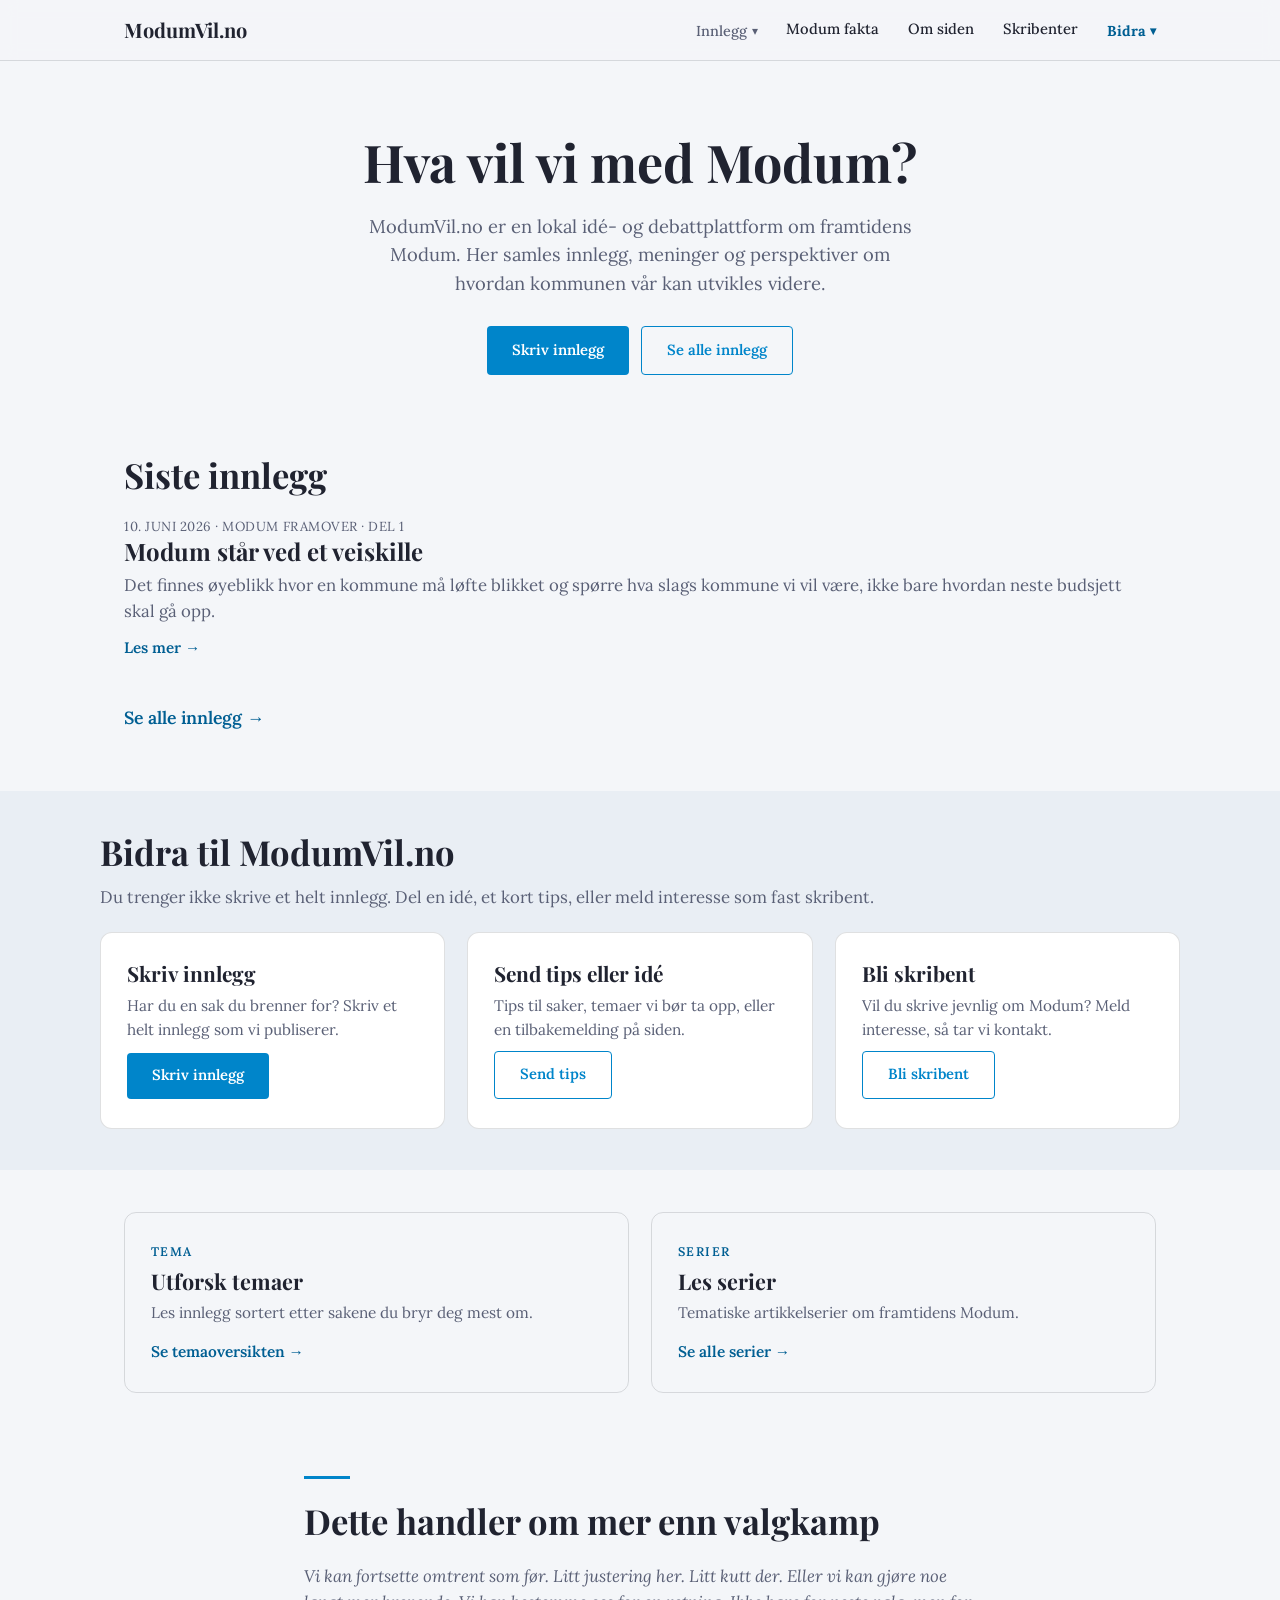
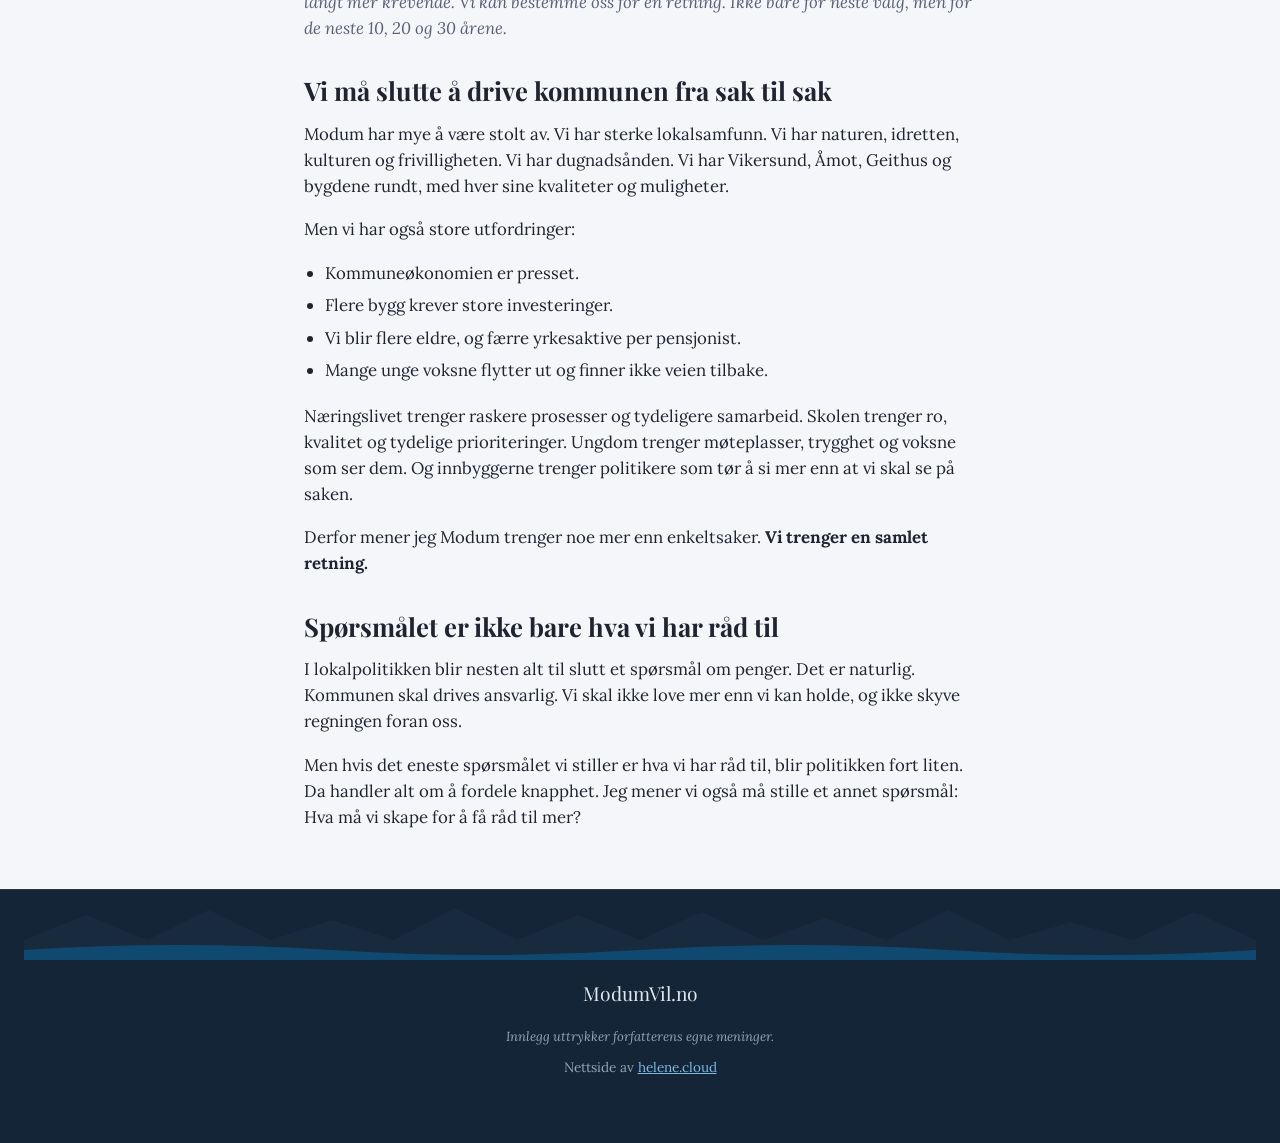
<file: index.html>
<!DOCTYPE html>
<html lang="no">
<head>
  <meta charset="UTF-8" />
  <meta name="viewport" content="width=device-width, initial-scale=1.0" />
  <title>ModumVil.no</title>
  <meta name="description" content="Politisk blogg om framtidens Modum." />
  <link rel="canonical" href="https://modumvil.no/" id="canonical" />
  <meta property="og:type" content="website" />
  <meta property="og:title" content="ModumVil.no" id="ogTitle" />
  <meta property="og:description" content="Politisk blogg om framtidens Modum." id="ogDesc" />
  <meta property="og:url" content="https://modumvil.no/" id="ogUrl" />
  <meta property="og:image" content="" id="ogImage" />
  <meta property="og:locale" content="nb_NO" />
  <meta name="twitter:card" content="summary_large_image" />
  <link rel="preconnect" href="https://fonts.googleapis.com" />
  <link rel="preconnect" href="https://fonts.gstatic.com" crossorigin />
  <link href="https://fonts.googleapis.com/css2?family=Playfair+Display:wght@500;600;700&family=Lora:ital,wght@0,400;0,500;0,600;1,400&display=swap" rel="stylesheet" />
  <link rel="icon" type="image/svg+xml" href="assets/favicon.svg" />
  <link rel="alternate" type="application/rss+xml" title="RSS" href="/rss.xml" />
  <link rel="stylesheet" href="css/style.css" />
  <script type="application/ld+json" id="ldWebsite"></script>
</head>
<body>
  <a href="#hovedinnhold" class="skip-link">Hopp til innhold</a>

  <header class="nav" id="top">
    <div class="nav__inner">
      <a href="#top" class="nav__brand" data-navn>Politisk blogg</a>
      <nav class="nav__links" id="navLinks" aria-label="Hovedmeny"></nav>
      <button class="nav__toggle" id="navToggle" aria-label="Åpne meny" aria-expanded="false" aria-controls="navLinks">
        <span></span><span></span><span></span>
      </button>
    </div>
  </header>

  <main id="hovedinnhold">
    <section class="hero">
      <div class="hero__inner">
        <h1 data-tittel>Hva vil vi med Modum?</h1>
        <p class="hero__lead" data-ingress>ModumVil.no er en lokal idé- og debattplattform om framtidens Modum. Her samles innlegg, meninger og perspektiver om hvordan kommunen vår kan utvikles videre.</p>
        <div class="hero__actions">
          <a href="bidra.html" class="btn">Skriv innlegg</a>
          <a href="arkiv.html" class="btn btn--ghost">Se alle innlegg</a>
        </div>
      </div>
    </section>

    <section class="section section--wide" id="siste" aria-labelledby="siste-tittel">
      <h2 id="siste-tittel" class="seksjon-tittel">Siste innlegg</h2>
      <div class="post-liste" id="sisteListe"></div>
      <p id="sisteTom" class="muted" hidden>Ingen innlegg er publisert ennå.</p>
      <p class="seksjon-mer"><a href="arkiv.html" class="lenke-pil">Se alle innlegg &rarr;</a></p>
    </section>

    <section class="section section--wide bidra-seksjon" id="bidra" aria-labelledby="bidra-tittel">
      <h2 id="bidra-tittel" class="seksjon-tittel">Bidra til ModumVil.no</h2>
      <p class="seksjon-ingress">Du trenger ikke skrive et helt innlegg. Del en idé, et kort tips, eller meld interesse som fast skribent.</p>
      <div class="bidra-kort">
        <article class="bidra-kort__item">
          <h3>Skriv innlegg</h3>
          <p>Har du en sak du brenner for? Skriv et helt innlegg som vi publiserer.</p>
          <a href="bidra.html" class="btn">Skriv innlegg</a>
        </article>
        <article class="bidra-kort__item">
          <h3>Send tips eller idé</h3>
          <p>Tips til saker, temaer vi bør ta opp, eller en tilbakemelding på siden.</p>
          <a href="tips.html" class="btn btn--ghost">Send tips</a>
        </article>
        <article class="bidra-kort__item">
          <h3>Bli skribent</h3>
          <p>Vil du skrive jevnlig om Modum? Meld interesse, så tar vi kontakt.</p>
          <a href="bli-skribent.html" class="btn btn--ghost">Bli skribent</a>
        </article>
      </div>
    </section>

    <section class="section section--wide utforsk-seksjon" aria-label="Utforsk">
      <div class="utforsk-grid">
        <article class="utforsk-kort">
          <p class="eyebrow">Tema</p>
          <h3>Utforsk temaer</h3>
          <p>Les innlegg sortert etter sakene du bryr deg mest om.</p>
          <a href="temaer.html" class="lenke-pil">Se temaoversikten &rarr;</a>
        </article>
        <article class="utforsk-kort">
          <p class="eyebrow">Serier</p>
          <h3>Les serier</h3>
          <p>Tematiske artikkelserier om framtidens Modum.</p>
          <a href="serier.html" class="lenke-pil">Se alle serier &rarr;</a>
        </article>
      </div>
    </section>

    <section class="section" id="manifest" aria-labelledby="manifest-tittel" hidden>
      <div class="rule"></div>
      <h2 id="manifest-tittel" data-manifest-tittel>Manifest</h2>
      <div class="prose" data-manifest></div>
    </section>

  </main>

  <footer class="footer">
    <p class="footer__brand" data-navn>Politisk blogg</p>
    <p class="footer__disclaimer">Innlegg uttrykker forfatterens egne meninger.</p>
    <p class="footer__credit">Nettside av <a href="https://helene.cloud" target="_blank" rel="noopener">helene.cloud</a></p>
  </footer>

  <script src="js/data.js"></script>
  <script src="js/nav.js"></script>
  <script src="js/main.js"></script>
</body>
</html>
</file>
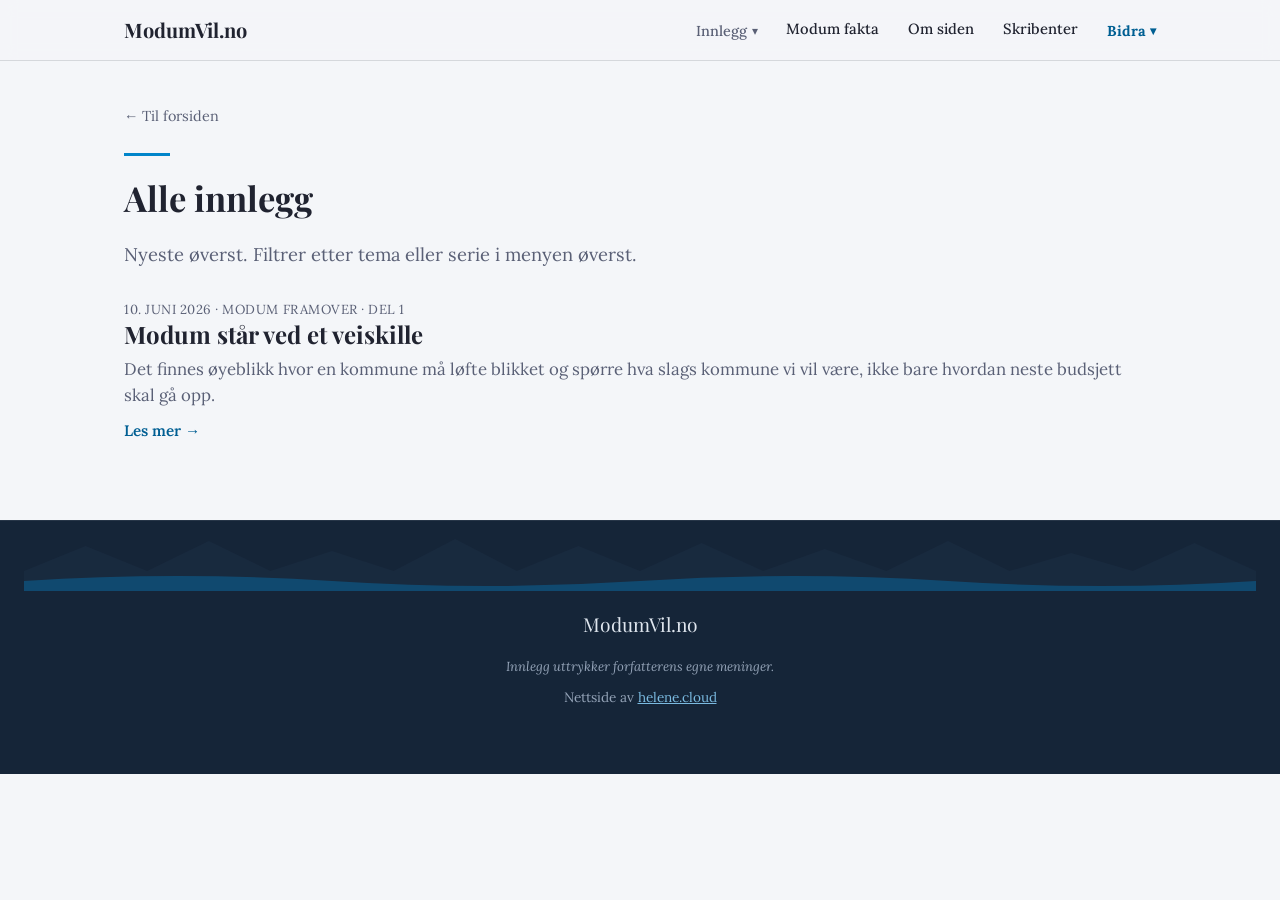
<file: arkiv.html>
<!DOCTYPE html>
<html lang="no">
<head>
  <meta charset="UTF-8" />
  <meta name="viewport" content="width=device-width, initial-scale=1.0" />
  <title>Alle innlegg</title>
  <meta name="description" content="Alle innleggene på ModumVil.no - politiske tanker om framtidens Modum, sortert med nyeste øverst." id="metaDesc" />
  <link rel="canonical" href="https://modumvil.no/arkiv.html" id="canonical" />
  <meta property="og:type" content="website" />
  <meta property="og:title" content="Alle innlegg" id="ogTitle" />
  <meta property="og:url" content="https://modumvil.no/arkiv.html" id="ogUrl" />
  <meta property="og:locale" content="nb_NO" />
  <link rel="preconnect" href="https://fonts.googleapis.com" />
  <link rel="preconnect" href="https://fonts.gstatic.com" crossorigin />
  <link href="https://fonts.googleapis.com/css2?family=Playfair+Display:wght@500;600;700&family=Lora:ital,wght@0,400;0,500;0,600;1,400&display=swap" rel="stylesheet" />
  <link rel="icon" type="image/svg+xml" href="assets/favicon.svg" />
  <link rel="alternate" type="application/rss+xml" title="RSS" href="/rss.xml" />
  <link rel="stylesheet" href="css/style.css" />
</head>
<body>
  <a href="#hovedinnhold" class="skip-link">Hopp til innhold</a>

  <header class="nav" id="top">
    <div class="nav__inner">
      <a href="index.html" class="nav__brand" data-navn>Politisk blogg</a>
      <nav class="nav__links" id="navLinks" aria-label="Hovedmeny"></nav>
      <button class="nav__toggle" id="navToggle" aria-label="Åpne meny" aria-expanded="false" aria-controls="navLinks">
        <span></span><span></span><span></span>
      </button>
    </div>
  </header>

  <main id="hovedinnhold">
    <section class="section section--wide">
      <a href="index.html" class="article__back">&larr; Til forsiden</a>
      <div class="rule"></div>
      <h2>Alle innlegg</h2>
      <p class="hero__lead" style="text-align:left;margin-left:0">Nyeste øverst. Filtrer etter tema eller serie i menyen øverst.</p>
      <div class="posts" id="postsList" style="margin-top:2rem"></div>
      <p id="postsEmpty" class="hero__lead" style="text-align:left;margin-left:0" hidden>Ingen innlegg ennå.</p>
    </section>
  </main>

  <footer class="footer">
    <p class="footer__brand" data-navn>Politisk blogg</p>
    <p class="footer__disclaimer">Innlegg uttrykker forfatterens egne meninger.</p>
    <p class="footer__credit">Nettside av <a href="https://helene.cloud" target="_blank" rel="noopener">helene.cloud</a></p>
  </footer>

  <script src="js/data.js"></script>
  <script src="js/nav.js"></script>
  <script src="js/arkiv.js"></script>
</body>
</html>
</file>
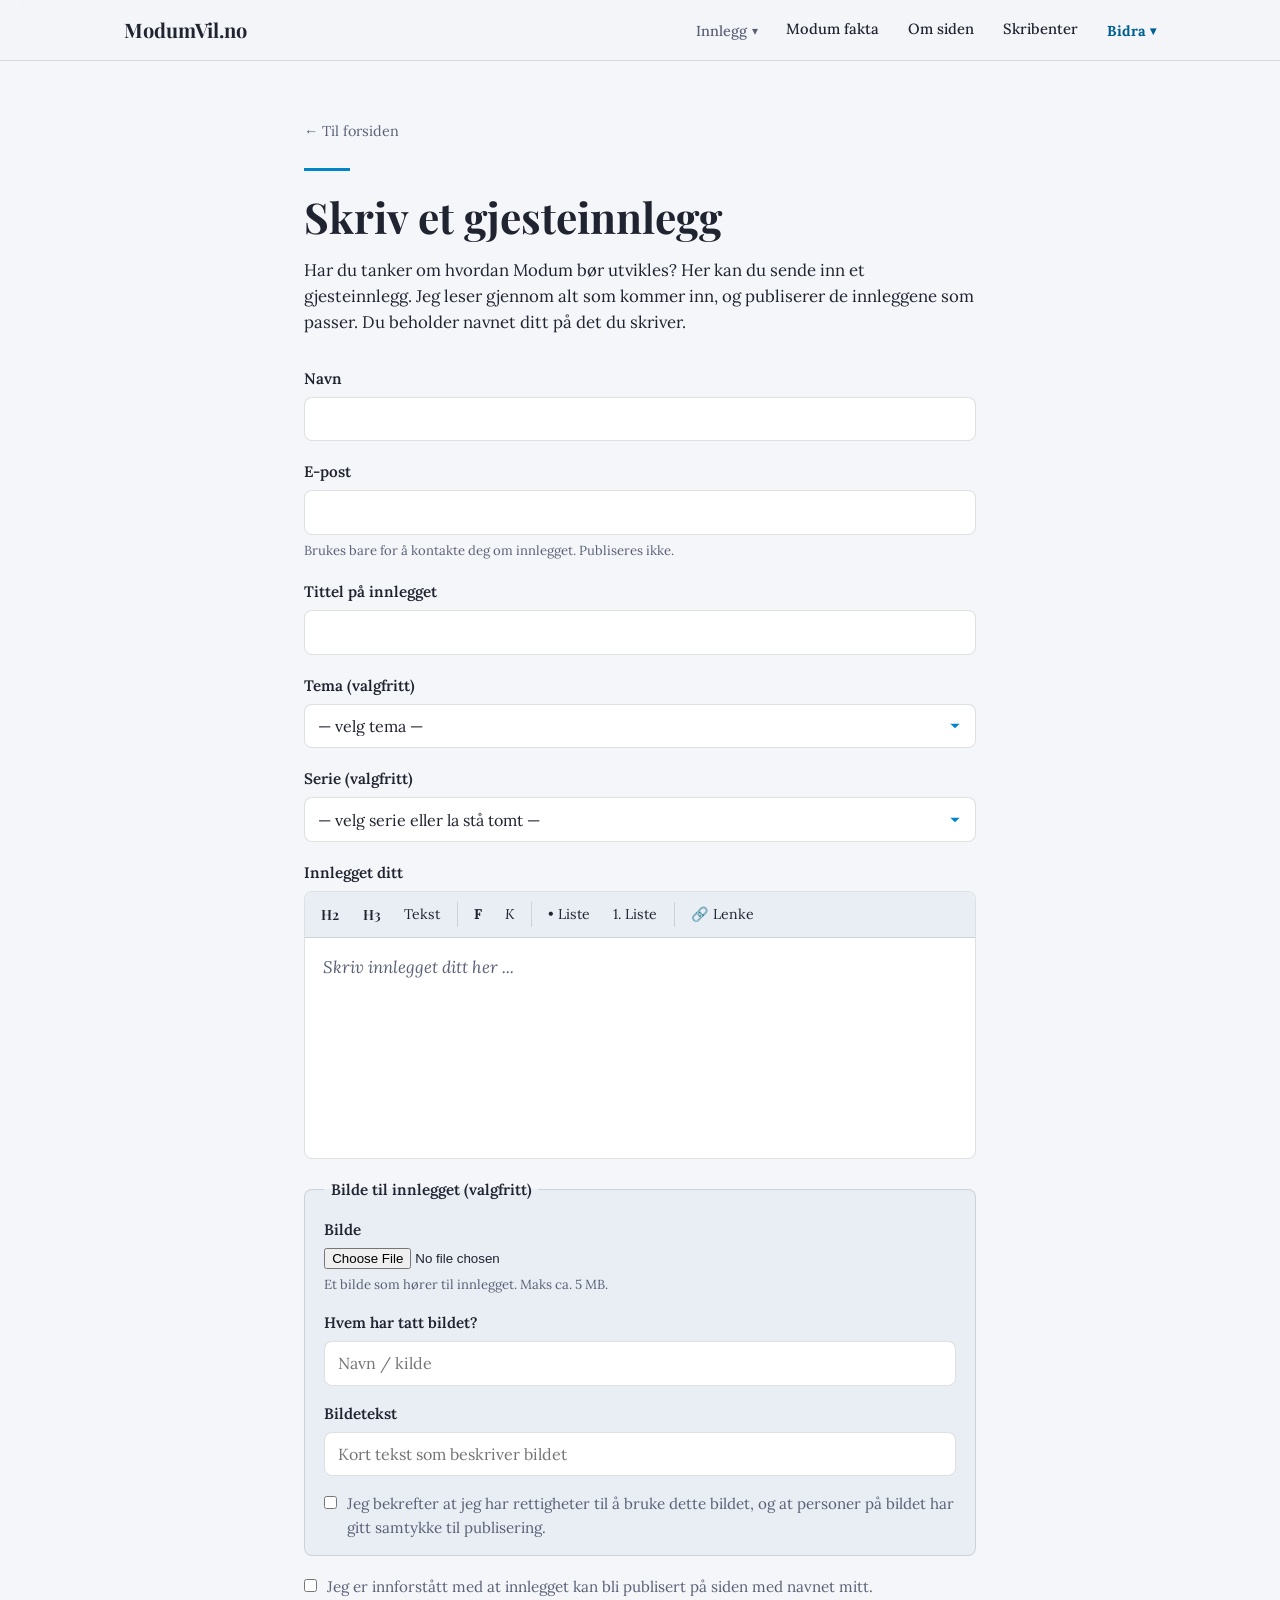
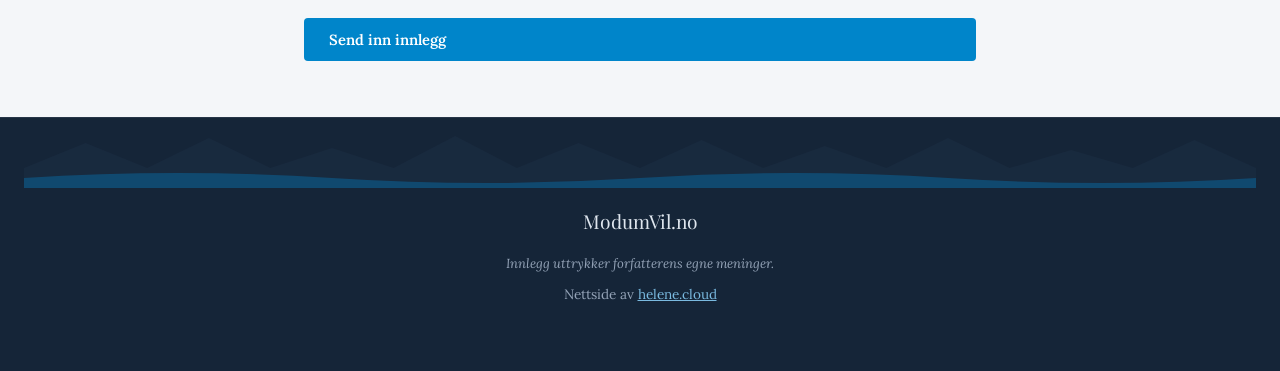
<file: bidra.html>
<!DOCTYPE html>
<html lang="no">
<head>
  <meta charset="UTF-8" />
  <meta name="viewport" content="width=device-width, initial-scale=1.0" />
  <title>Skriv et gjesteinnlegg</title>
  <meta name="description" content="Send inn ditt eget gjesteinnlegg om framtidens Modum." />
  <link rel="preconnect" href="https://fonts.googleapis.com" />
  <link rel="preconnect" href="https://fonts.gstatic.com" crossorigin />
  <link href="https://fonts.googleapis.com/css2?family=Playfair+Display:wght@500;600;700&family=Lora:ital,wght@0,400;0,500;0,600;1,400&display=swap" rel="stylesheet" />
  <link rel="icon" type="image/svg+xml" href="assets/favicon.svg" />
  <link rel="stylesheet" href="css/style.css" />
</head>
<body>
  <a href="#hovedinnhold" class="skip-link">Hopp til innhold</a>

  <header class="nav" id="top">
    <div class="nav__inner">
      <a href="index.html" class="nav__brand" data-navn>Politisk blogg</a>
      <nav class="nav__links" id="navLinks" aria-label="Hovedmeny"></nav>
      <button class="nav__toggle" id="navToggle" aria-label="Åpne meny" aria-expanded="false" aria-controls="navLinks">
        <span></span><span></span><span></span>
      </button>
    </div>
  </header>

  <main id="hovedinnhold">
    <section class="article">
      <a href="index.html" class="article__back">&larr; Til forsiden</a>
      <div class="rule"></div>
      <h1>Skriv et gjesteinnlegg</h1>
      <div class="prose" data-bidra-tekst>
        <p>Har du tanker om hvordan Modum bør utvikles? Her kan du sende inn et gjesteinnlegg. Jeg leser gjennom alt som kommer inn, og publiserer de innleggene som passer. Du beholder navnet ditt på det du skriver.</p>
      </div>

      <form name="gjesteinnlegg" method="POST" data-netlify="true" netlify-honeypot="bot-field" enctype="multipart/form-data" id="bidraForm" class="skjema">
        <input type="hidden" name="form-name" value="gjesteinnlegg" />
        <p class="skjema__hp"><label>Ikke fyll ut dette feltet: <input name="bot-field" /></label></p>

        <label class="skjema__felt">
          <span>Navn</span>
          <input type="text" name="navn" required />
        </label>
        <label class="skjema__felt">
          <span>E-post</span>
          <input type="email" name="epost" required />
          <small>Brukes bare for å kontakte deg om innlegget. Publiseres ikke.</small>
        </label>
        <label class="skjema__felt">
          <span>Tittel på innlegget</span>
          <input type="text" name="tittel" required />
        </label>
        <label class="skjema__felt">
          <span>Tema (valgfritt)</span>
          <select name="tema" id="bidraTemaSelect" class="skjema__select">
            <option value="">— velg tema —</option>
            <option value="__nytt__">+ Annet (skriv inn)</option>
          </select>
          <input type="text" name="temaAnnet" id="bidraTemaAnnet" placeholder="Skriv inn nytt tema" hidden />
        </label>
        <label class="skjema__felt">
          <span>Serie (valgfritt)</span>
          <select name="serie" id="bidraSerieSelect" class="skjema__select">
            <option value="">— velg serie eller la stå tomt —</option>
            <option value="__nytt__">+ Annet (skriv inn)</option>
          </select>
          <input type="text" name="serieAnnet" id="bidraSerieAnnet" placeholder="Skriv inn nytt serienavn" hidden />
        </label>
        <div class="skjema__felt">
          <span>Innlegget ditt</span>
          <div class="rt" data-rt-target="innlegg">
            <div class="rt__toolbar" role="toolbar" aria-label="Formatering">
              <button type="button" data-cmd="formatBlock" data-arg="h2" title="Stor overskrift" class="rt__btn rt__btn--h">H2</button>
              <button type="button" data-cmd="formatBlock" data-arg="h3" title="Mellomstor overskrift" class="rt__btn rt__btn--h">H3</button>
              <button type="button" data-cmd="formatBlock" data-arg="p" title="Normal tekst" class="rt__btn">Tekst</button>
              <span class="rt__sep" aria-hidden="true"></span>
              <button type="button" data-cmd="bold" title="Fet" class="rt__btn rt__btn--b"><b>F</b></button>
              <button type="button" data-cmd="italic" title="Kursiv" class="rt__btn rt__btn--i"><i>K</i></button>
              <span class="rt__sep" aria-hidden="true"></span>
              <button type="button" data-cmd="insertUnorderedList" title="Punktliste" class="rt__btn">• Liste</button>
              <button type="button" data-cmd="insertOrderedList" title="Nummerert liste" class="rt__btn">1. Liste</button>
              <span class="rt__sep" aria-hidden="true"></span>
              <button type="button" data-cmd="createLink" title="Sett inn lenke" class="rt__btn">🔗 Lenke</button>
            </div>
            <div class="rt__editor" contenteditable="true" data-placeholder="Skriv innlegget ditt her ..."></div>
          </div>
          <textarea name="innlegg" id="bidraInnleggTextarea" required hidden></textarea>
          <textarea name="tekst" id="bidraTekst" hidden></textarea>
        </div>
        <fieldset class="skjema__bilde">
          <legend>Bilde til innlegget (valgfritt)</legend>
          <label class="skjema__felt">
            <span>Bilde</span>
            <input type="file" name="bilde" accept="image/*" id="bidraBildeFil" />
            <small>Et bilde som hører til innlegget. Maks ca. 5 MB.</small>
          </label>
          <label class="skjema__felt">
            <span>Hvem har tatt bildet?</span>
            <input type="text" name="bildeFotograf" placeholder="Navn / kilde" />
          </label>
          <label class="skjema__felt">
            <span>Bildetekst</span>
            <input type="text" name="bildetekst" placeholder="Kort tekst som beskriver bildet" />
          </label>
          <label class="skjema__samtykke">
            <input type="checkbox" name="bildeRettigheter" id="bidraBildeRett" />
            <span>Jeg bekrefter at jeg har rettigheter til å bruke dette bildet, og at personer på bildet har gitt samtykke til publisering.</span>
          </label>
        </fieldset>
        <label class="skjema__samtykke">
          <input type="checkbox" name="samtykke" required />
          <span>Jeg er innforstått med at innlegget kan bli publisert på siden med navnet mitt.</span>
        </label>
        <button type="submit" class="btn">Send inn innlegg</button>
        <p id="skjemaFeil" class="skjema__feil" hidden>Noe gikk galt. Prøv igjen, eller send en e-post i stedet.</p>
      </form>

      <div id="bidraTakk" class="skjema__takk" hidden>
        <h2>Takk for innlegget!</h2>
        <p>Jeg har mottatt det og leser gjennom så snart jeg kan. Hører du ikke noe, er det bare å ta kontakt.</p>
        <a href="index.html" class="btn">Til forsiden</a>
      </div>
    </section>
  </main>

  <footer class="footer">
    <p class="footer__brand" data-navn>Politisk blogg</p>
    <p class="footer__disclaimer">Innlegg uttrykker forfatterens egne meninger.</p>
    <p class="footer__credit">Nettside av <a href="https://helene.cloud" target="_blank" rel="noopener">helene.cloud</a></p>
  </footer>

  <script src="js/data.js"></script>
  <script src="js/nav.js"></script>
  <script src="js/bidra.js"></script>
</body>
</html>
</file>
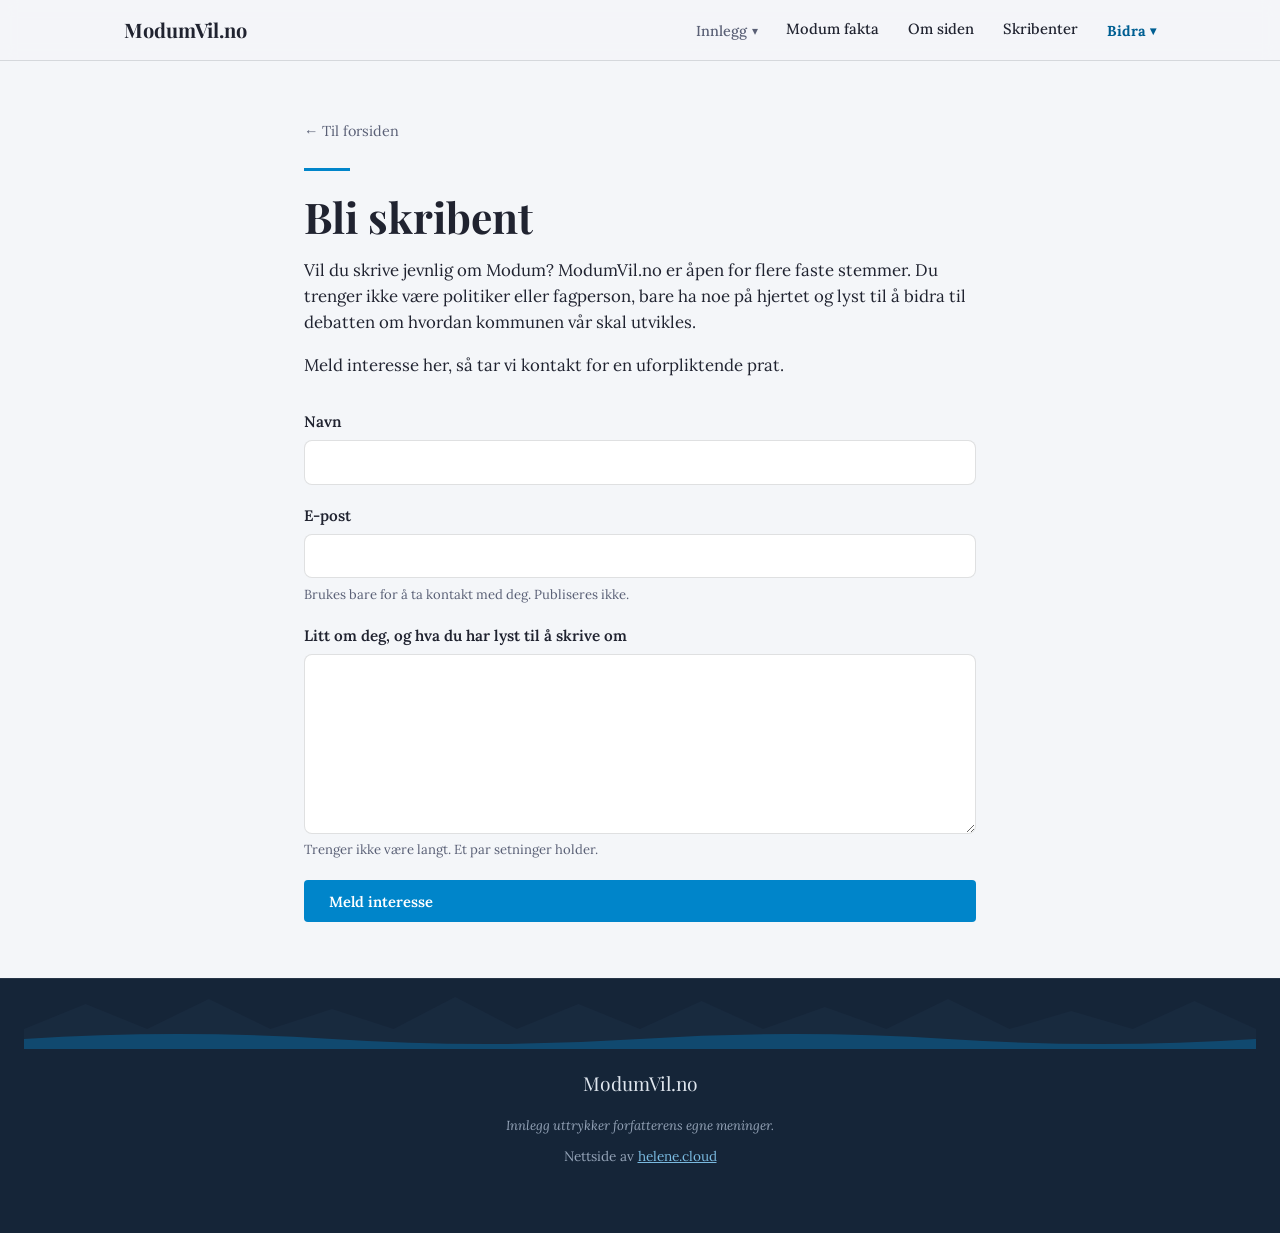
<file: bli-skribent.html>
<!DOCTYPE html>
<html lang="no">
<head>
  <meta charset="UTF-8" />
  <meta name="viewport" content="width=device-width, initial-scale=1.0" />
  <title>Bli skribent - ModumVil.no</title>
  <meta name="description" content="Vil du skrive jevnlig om Modum? Meld interesse som fast skribent på ModumVil.no." />
  <link rel="preconnect" href="https://fonts.googleapis.com" />
  <link rel="preconnect" href="https://fonts.gstatic.com" crossorigin />
  <link href="https://fonts.googleapis.com/css2?family=Playfair+Display:wght@500;600;700&family=Lora:ital,wght@0,400;0,500;0,600;1,400&display=swap" rel="stylesheet" />
  <link rel="icon" type="image/svg+xml" href="assets/favicon.svg" />
  <link rel="stylesheet" href="css/style.css" />
</head>
<body>
  <a href="#hovedinnhold" class="skip-link">Hopp til innhold</a>

  <header class="nav" id="top">
    <div class="nav__inner">
      <a href="index.html" class="nav__brand" data-navn>ModumVil.no</a>
      <nav class="nav__links" id="navLinks" aria-label="Hovedmeny"></nav>
      <button class="nav__toggle" id="navToggle" aria-label="Åpne meny" aria-expanded="false" aria-controls="navLinks">
        <span></span><span></span><span></span>
      </button>
    </div>
  </header>

  <main id="hovedinnhold">
    <section class="article">
      <a href="index.html" class="article__back">&larr; Til forsiden</a>
      <div class="rule"></div>
      <h1>Bli skribent</h1>
      <div class="prose">
        <p>Vil du skrive jevnlig om Modum? ModumVil.no er åpen for flere faste stemmer. Du trenger ikke være politiker eller fagperson, bare ha noe på hjertet og lyst til å bidra til debatten om hvordan kommunen vår skal utvikles.</p>
        <p>Meld interesse her, så tar vi kontakt for en uforpliktende prat.</p>
      </div>

      <form name="skribent" method="POST" data-netlify="true" netlify-honeypot="bot-field" id="skribentForm" class="skjema" data-ajax data-takk="#skribentTakk" data-feil="#skribentFeil">
        <input type="hidden" name="form-name" value="skribent" />
        <p class="skjema__hp"><label>Ikke fyll ut dette feltet: <input name="bot-field" /></label></p>

        <label class="skjema__felt">
          <span>Navn</span>
          <input type="text" name="navn" required />
        </label>
        <label class="skjema__felt">
          <span>E-post</span>
          <input type="email" name="epost" required />
          <small>Brukes bare for å ta kontakt med deg. Publiseres ikke.</small>
        </label>
        <label class="skjema__felt">
          <span>Litt om deg, og hva du har lyst til å skrive om</span>
          <textarea name="om" rows="6" required></textarea>
          <small>Trenger ikke være langt. Et par setninger holder.</small>
        </label>

        <button type="submit" class="btn">Meld interesse</button>
        <p id="skribentFeil" class="skjema__feil" hidden>Noe gikk galt. Prøv igjen, eller send en e-post i stedet.</p>
      </form>

      <div id="skribentTakk" class="skjema__takk" hidden>
        <h2>Takk for interessen!</h2>
        <p>Vi har mottatt meldingen din og tar kontakt så snart vi kan.</p>
        <a href="index.html" class="btn">Til forsiden</a>
      </div>
    </section>
  </main>

  <footer class="footer">
    <p class="footer__brand" data-navn>ModumVil.no</p>
    <p class="footer__disclaimer">Innlegg uttrykker forfatterens egne meninger.</p>
    <p class="footer__credit">Nettside av <a href="https://helene.cloud" target="_blank" rel="noopener">helene.cloud</a></p>
  </footer>

  <script src="js/nav.js"></script>
  <script src="js/skjema.js"></script>
</body>
</html>
</file>
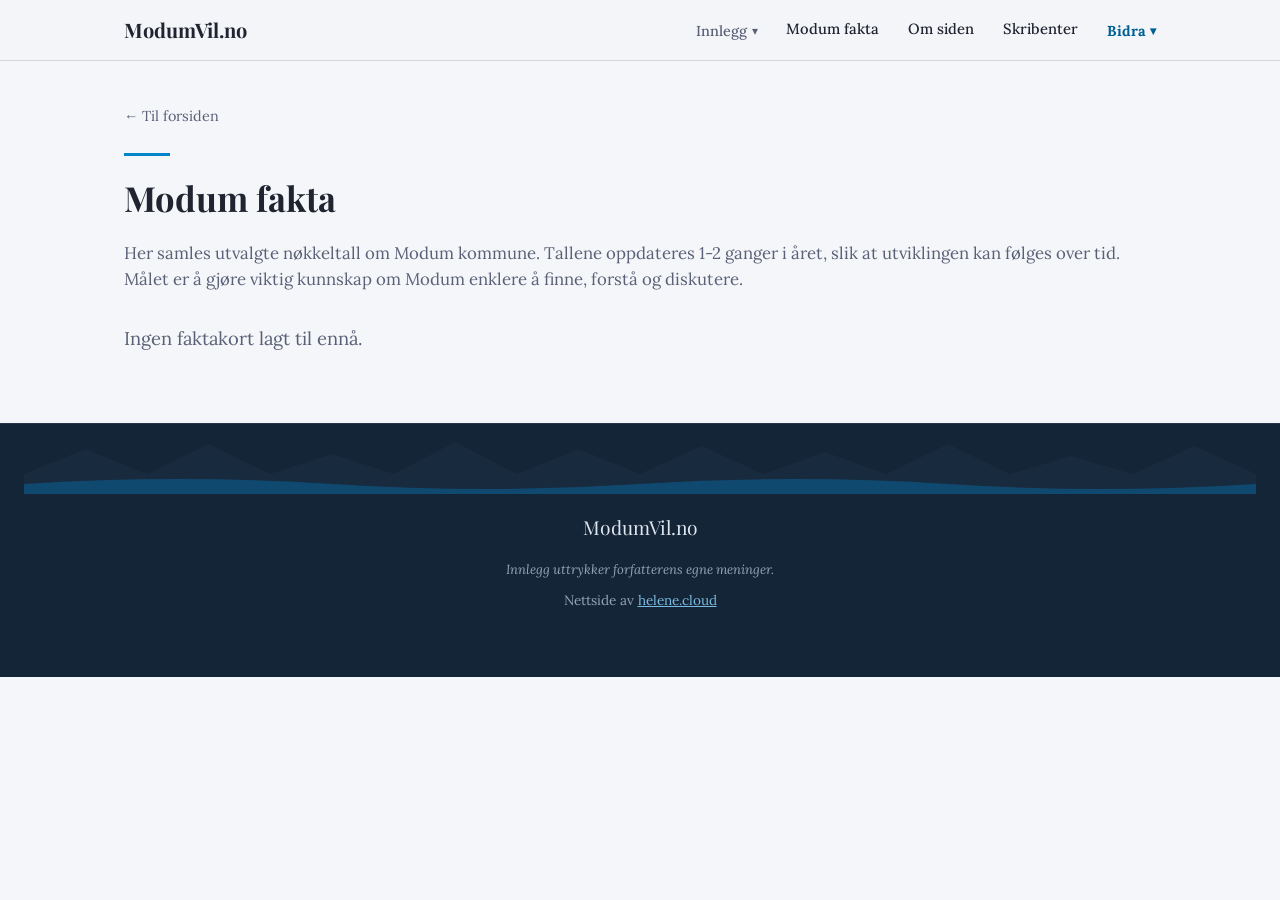
<file: fakta.html>
<!DOCTYPE html>
<html lang="no">
<head>
  <meta charset="UTF-8" />
  <meta name="viewport" content="width=device-width, initial-scale=1.0" />
  <title>Modum fakta</title>
  <meta name="description" content="Nøkkeltall om Modum kommune - folketall, arbeidsplasser, kommuneøkonomi og mer. Oppdateres jevnlig." id="metaDesc" />
  <link rel="canonical" href="https://modumvil.no/fakta.html" id="canonical" />
  <meta property="og:type" content="website" />
  <meta property="og:title" content="Modum fakta" id="ogTitle" />
  <meta property="og:url" content="https://modumvil.no/fakta.html" id="ogUrl" />
  <meta property="og:locale" content="nb_NO" />
  <link rel="preconnect" href="https://fonts.googleapis.com" />
  <link rel="preconnect" href="https://fonts.gstatic.com" crossorigin />
  <link href="https://fonts.googleapis.com/css2?family=Playfair+Display:wght@500;600;700&family=Lora:ital,wght@0,400;0,500;0,600;1,400&display=swap" rel="stylesheet" />
  <link rel="icon" type="image/svg+xml" href="assets/favicon.svg" />
  <link rel="stylesheet" href="css/style.css" />
</head>
<body>
  <a href="#hovedinnhold" class="skip-link">Hopp til innhold</a>

  <header class="nav" id="top">
    <div class="nav__inner">
      <a href="index.html" class="nav__brand" data-navn>Politisk blogg</a>
      <nav class="nav__links" id="navLinks" aria-label="Hovedmeny"></nav>
      <button class="nav__toggle" id="navToggle" aria-label="Åpne meny" aria-expanded="false" aria-controls="navLinks">
        <span></span><span></span><span></span>
      </button>
    </div>
  </header>

  <main id="hovedinnhold">
    <section class="section section--wide">
      <a href="index.html" class="article__back">&larr; Til forsiden</a>
      <div class="rule"></div>
      <h2>Modum fakta</h2>
      <div class="prose fakta__intro" id="faktaIntro">
        <p>Her samles utvalgte nøkkeltall om Modum kommune. Tallene oppdateres 1-2 ganger i året, slik at utviklingen kan følges over tid. Målet er å gjøre viktig kunnskap om Modum enklere å finne, forstå og diskutere.</p>
      </div>
      <div id="faktaInnhold" style="margin-top:2rem"></div>
      <p id="faktaTom" class="hero__lead" style="text-align:left;margin-left:0" hidden>Ingen faktakort lagt til ennå.</p>
    </section>
  </main>

  <footer class="footer">
    <p class="footer__brand" data-navn>Politisk blogg</p>
    <p class="footer__disclaimer">Innlegg uttrykker forfatterens egne meninger.</p>
    <p class="footer__credit">Nettside av <a href="https://helene.cloud" target="_blank" rel="noopener">helene.cloud</a></p>
  </footer>

  <script src="js/data.js"></script>
  <script src="js/nav.js"></script>
  <script src="js/fakta.js"></script>
</body>
</html>
</file>
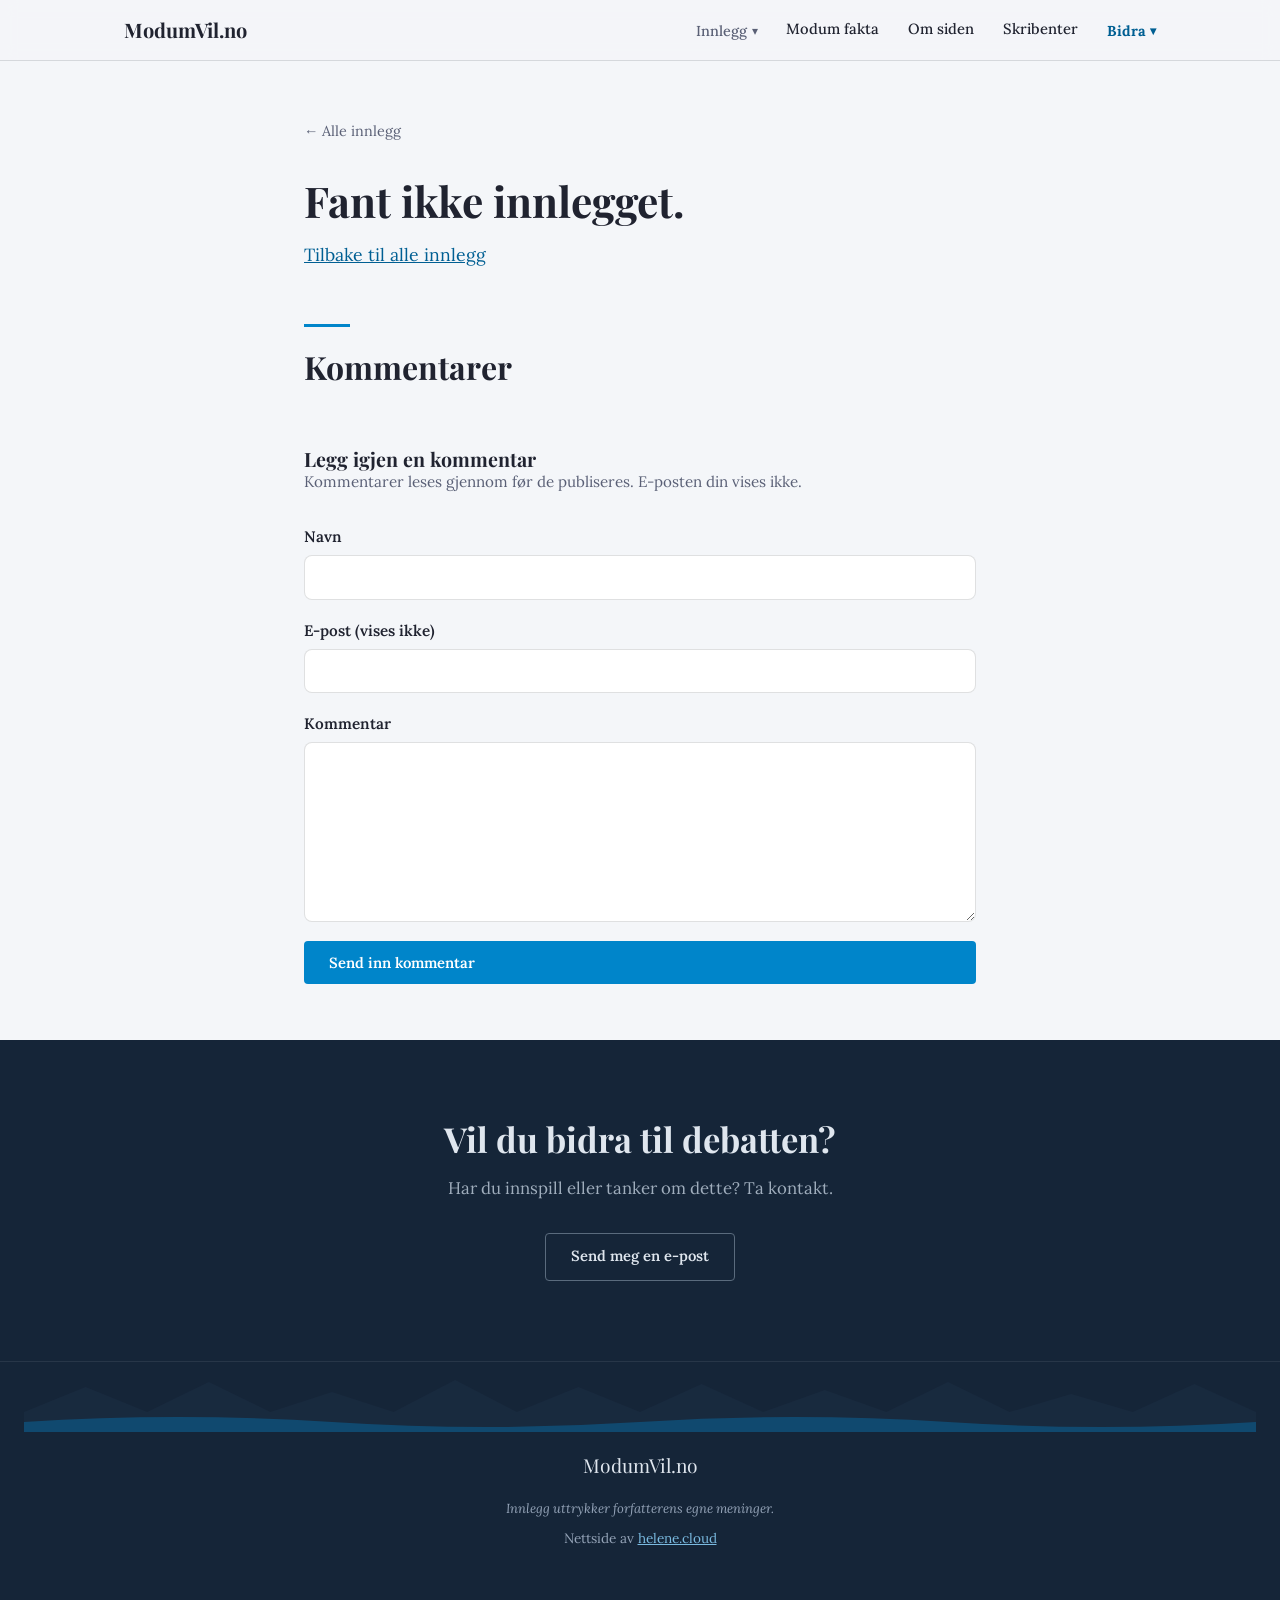
<file: innlegg.html>
<!DOCTYPE html>
<html lang="no">
<head>
  <meta charset="UTF-8" />
  <meta name="viewport" content="width=device-width, initial-scale=1.0" />
  <title>Innlegg</title>
  <meta name="description" content="" id="metaDesc" />
  <link rel="canonical" href="" id="canonical" />
  <meta property="og:type" content="article" />
  <meta property="og:title" content="" id="ogTitle" />
  <meta property="og:description" content="" id="ogDesc" />
  <meta property="og:image" content="" id="ogImage" />
  <meta property="og:url" content="" id="ogUrl" />
  <meta property="og:locale" content="nb_NO" />
  <meta name="twitter:card" content="summary_large_image" />
  <script type="application/ld+json" id="ldArticle"></script>
  <script type="application/ld+json" id="ldBreadcrumb"></script>
  <link rel="preconnect" href="https://fonts.googleapis.com" />
  <link rel="preconnect" href="https://fonts.gstatic.com" crossorigin />
  <link href="https://fonts.googleapis.com/css2?family=Playfair+Display:wght@500;600;700&family=Lora:ital,wght@0,400;0,500;0,600;1,400&display=swap" rel="stylesheet" />
  <link rel="icon" type="image/svg+xml" href="assets/favicon.svg" />
  <link rel="stylesheet" href="css/style.css" />
</head>
<body>
  <a href="#hovedinnhold" class="skip-link">Hopp til innhold</a>

  <header class="nav" id="top">
    <div class="nav__inner">
      <a href="index.html" class="nav__brand" data-navn>Politisk blogg</a>
      <nav class="nav__links" id="navLinks" aria-label="Hovedmeny"></nav>
      <button class="nav__toggle" id="navToggle" aria-label="Åpne meny" aria-expanded="false" aria-controls="navLinks">
        <span></span><span></span><span></span>
      </button>
    </div>
  </header>

  <main id="hovedinnhold">
    <article class="article">
      <a href="index.html#innlegg" class="article__back">&larr; Alle innlegg</a>
      <p class="article__date" id="postDate"></p>
      <p id="postTema" hidden></p>
      <h1 id="postTitle">Laster innlegg &hellip;</h1>
      <p class="article__byline" id="postByline" hidden></p>
      <p class="article__lead" id="postLead" hidden></p>
      <div class="article__media" id="postMedia" hidden></div>
      <div class="article__body" id="postBody"></div>

      <section class="kommentar-seksjon" aria-labelledby="kommentar-tittel">
        <div class="rule"></div>
        <h2 id="kommentar-tittel">Kommentarer</h2>
        <ul class="kommentarer" id="kommentarListe"></ul>
        <p id="kommentarTom" class="hero__lead" style="text-align:left;margin-left:0" hidden>Ingen kommentarer ennå. Vær den første!</p>

        <h3 style="margin-top:2.5rem">Legg igjen en kommentar</h3>
        <p style="color:var(--ink-soft);font-size:.95rem">Kommentarer leses gjennom før de publiseres. E-posten din vises ikke.</p>

        <form name="kommentar" method="POST" data-netlify="true" netlify-honeypot="bot-field" id="kommentarForm" class="skjema">
          <input type="hidden" name="form-name" value="kommentar" />
          <input type="hidden" name="innlegg-slug" id="kommentarSlug" />
          <input type="hidden" name="innlegg-tittel" id="kommentarTittel" />
          <p class="skjema__hp"><label>Ikke fyll ut: <input name="bot-field" /></label></p>
          <label class="skjema__felt"><span>Navn</span><input type="text" name="navn" required /></label>
          <label class="skjema__felt"><span>E-post (vises ikke)</span><input type="email" name="epost" required /></label>
          <label class="skjema__felt"><span>Kommentar</span><textarea name="kommentar" rows="5" required></textarea></label>
          <button type="submit" class="btn">Send inn kommentar</button>
          <p id="kommentarFeil" class="skjema__feil" hidden>Noe gikk galt. Prøv igjen.</p>
        </form>
        <div id="kommentarTakk" class="skjema__takk" hidden style="margin-top:1.5rem">
          <h3>Takk for kommentaren!</h3>
          <p>Jeg leser gjennom så snart jeg kan, og publiserer den om den passer.</p>
        </div>
      </section>
    </article>

    <section class="cta">
      <div class="cta__inner">
        <h2>Vil du bidra til debatten?</h2>
        <p>Har du innspill eller tanker om dette? Ta kontakt.</p>
        <a href="#" class="btn btn--ghost" id="kontaktBtn" style="color:#dfe6ee;border-color:#5a6b7d" hidden>Send meg en e-post</a>
      </div>
    </section>
  </main>

  <footer class="footer">
    <p class="footer__brand" data-navn>Politisk blogg</p>
    <p class="footer__disclaimer">Innlegg uttrykker forfatterens egne meninger.</p>
    <p class="footer__credit">Nettside av <a href="https://helene.cloud" target="_blank" rel="noopener">helene.cloud</a></p>
  </footer>

  <script src="js/data.js"></script>
  <script src="js/nav.js"></script>
  <script src="js/innlegg.js"></script>
</body>
</html>
</file>
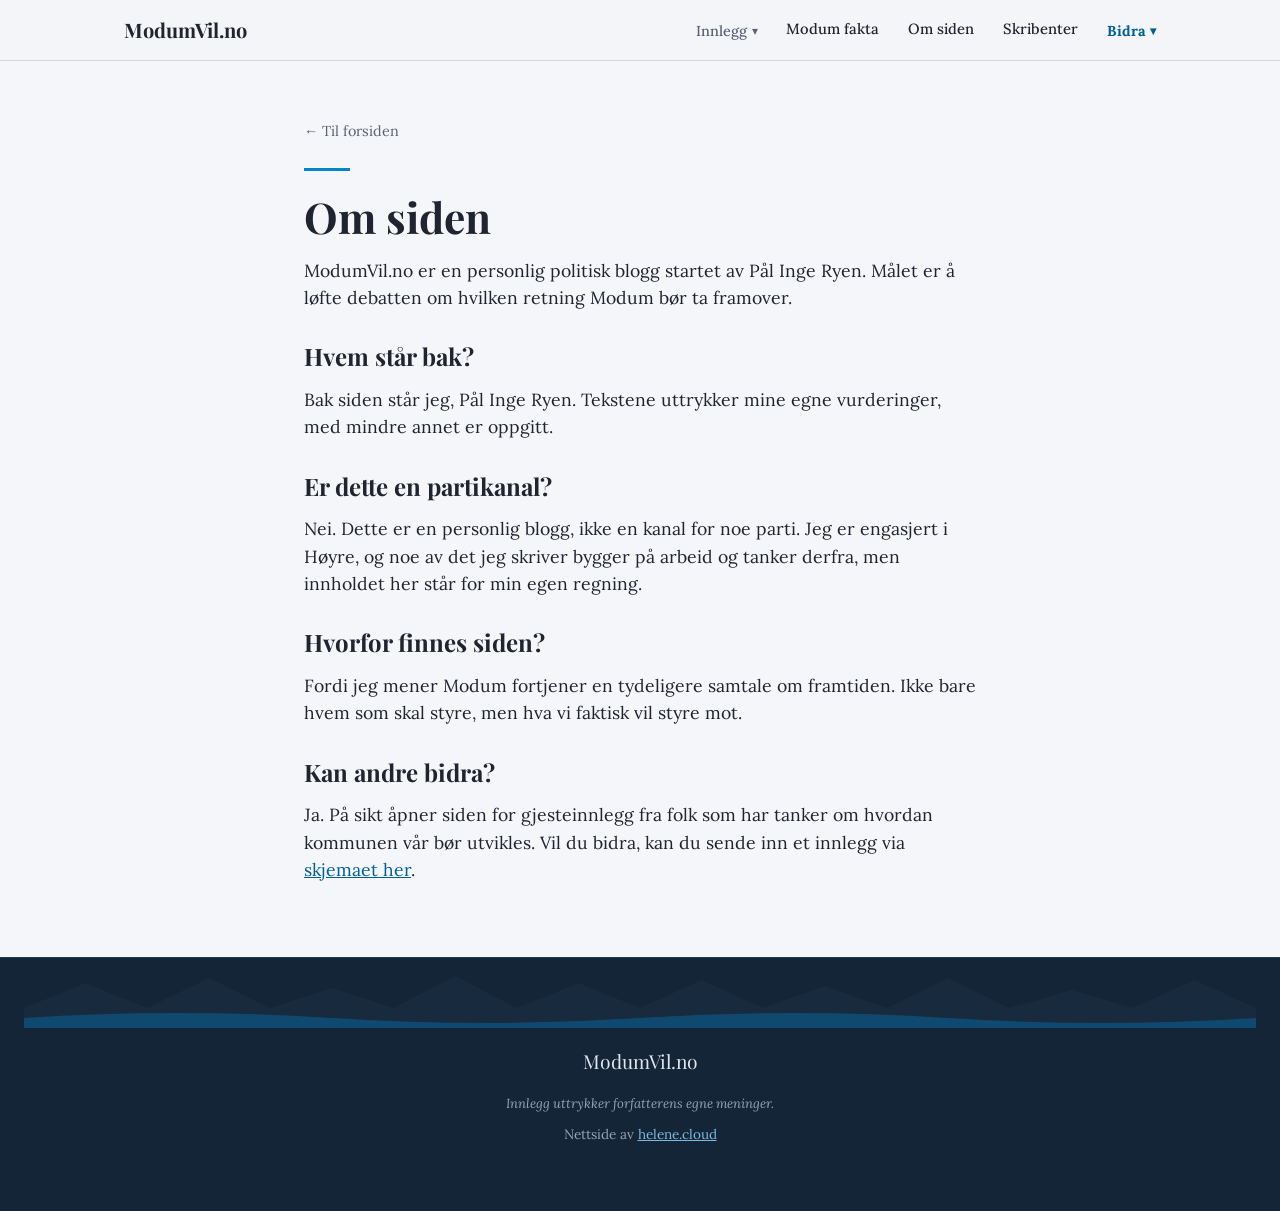
<file: om.html>
<!DOCTYPE html>
<html lang="no">
<head>
  <meta charset="UTF-8" />
  <meta name="viewport" content="width=device-width, initial-scale=1.0" />
  <title>Om siden</title>
  <meta name="description" content="Hva ModumVil.no er, hvem som står bak, og hvordan du kan bidra." />
  <link rel="canonical" href="https://modumvil.no/om.html" />
  <meta property="og:type" content="website" />
  <meta property="og:title" content="Om siden - ModumVil.no" />
  <meta property="og:description" content="Hva ModumVil.no er, hvem som står bak, og hvordan du kan bidra." />
  <meta property="og:url" content="https://modumvil.no/om.html" />
  <meta property="og:locale" content="nb_NO" />
  <script type="application/ld+json" id="ldFaq"></script>
  <script type="application/ld+json" id="ldBreadcrumb"></script>
  <link rel="preconnect" href="https://fonts.googleapis.com" />
  <link rel="preconnect" href="https://fonts.gstatic.com" crossorigin />
  <link href="https://fonts.googleapis.com/css2?family=Playfair+Display:wght@500;600;700&family=Lora:ital,wght@0,400;0,500;0,600;1,400&display=swap" rel="stylesheet" />
  <link rel="icon" type="image/svg+xml" href="assets/favicon.svg" />
  <link rel="stylesheet" href="css/style.css" />
</head>
<body>
  <a href="#hovedinnhold" class="skip-link">Hopp til innhold</a>

  <header class="nav" id="top">
    <div class="nav__inner">
      <a href="index.html" class="nav__brand" data-navn>Politisk blogg</a>
      <nav class="nav__links" id="navLinks" aria-label="Hovedmeny"></nav>
      <button class="nav__toggle" id="navToggle" aria-label="Åpne meny" aria-expanded="false" aria-controls="navLinks">
        <span></span><span></span><span></span>
      </button>
    </div>
  </header>

  <main id="hovedinnhold">
    <section class="article">
      <a href="index.html" class="article__back">&larr; Til forsiden</a>
      <div class="rule"></div>
      <h1>Om siden</h1>
      <div class="article__body" data-om-siden>
        <p>Laster &hellip;</p>
      </div>
    </section>
  </main>

  <footer class="footer">
    <p class="footer__brand" data-navn>Politisk blogg</p>
    <p class="footer__disclaimer">Innlegg uttrykker forfatterens egne meninger.</p>
    <p class="footer__credit">Nettside av <a href="https://helene.cloud" target="_blank" rel="noopener">helene.cloud</a></p>
  </footer>

  <script src="js/data.js"></script>
  <script src="js/nav.js"></script>
  <script src="js/om.js"></script>
</body>
</html>
</file>
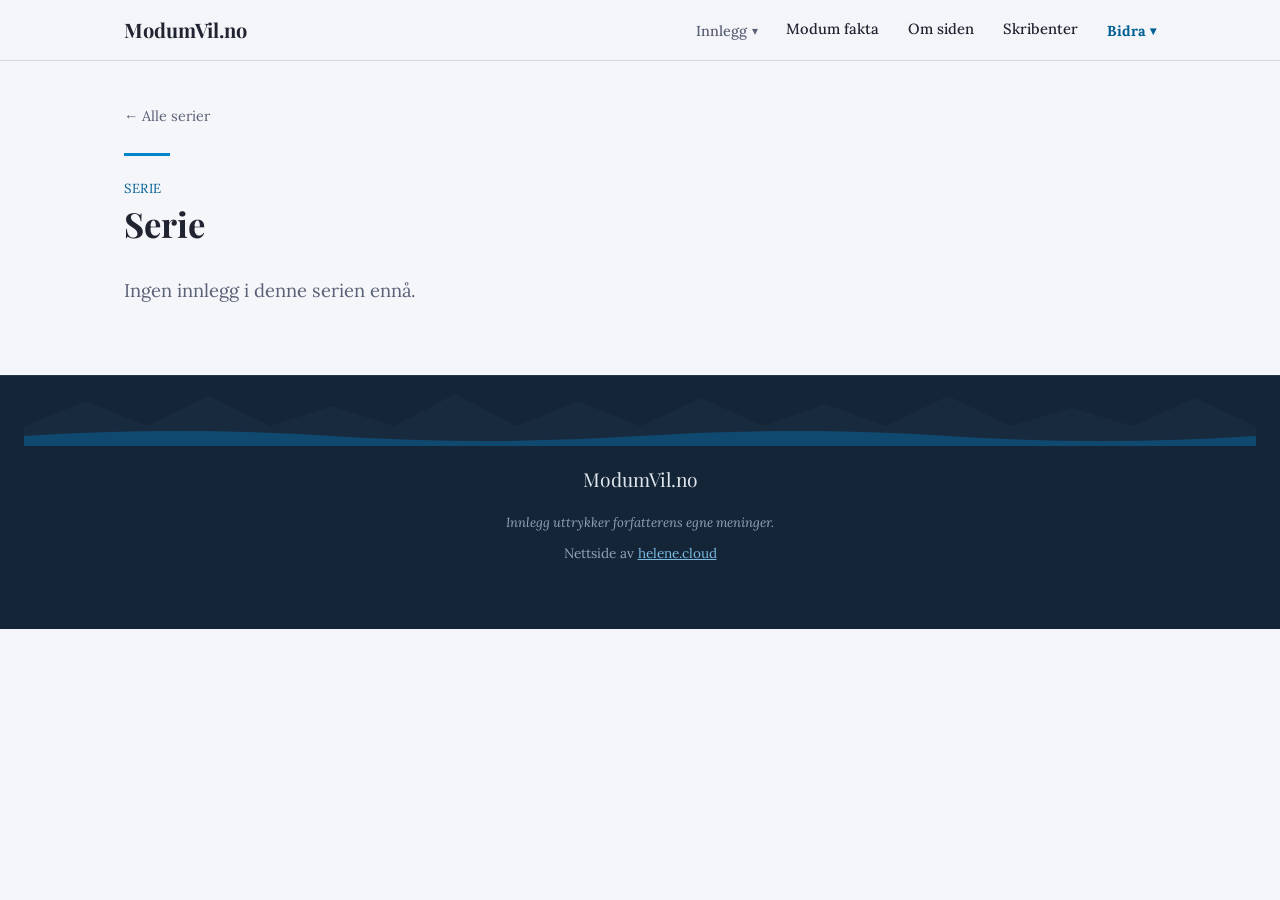
<file: serie.html>
<!DOCTYPE html>
<html lang="no">
<head>
  <meta charset="UTF-8" />
  <meta name="viewport" content="width=device-width, initial-scale=1.0" />
  <title>Serie</title>
  <meta name="description" content="" id="metaDesc" />
  <link rel="preconnect" href="https://fonts.googleapis.com" />
  <link rel="preconnect" href="https://fonts.gstatic.com" crossorigin />
  <link href="https://fonts.googleapis.com/css2?family=Playfair+Display:wght@500;600;700&family=Lora:ital,wght@0,400;0,500;0,600;1,400&display=swap" rel="stylesheet" />
  <link rel="icon" type="image/svg+xml" href="assets/favicon.svg" />
  <link rel="stylesheet" href="css/style.css" />
</head>
<body>
  <a href="#hovedinnhold" class="skip-link">Hopp til innhold</a>

  <header class="nav" id="top">
    <div class="nav__inner">
      <a href="index.html" class="nav__brand" data-navn>Politisk blogg</a>
      <nav class="nav__links" id="navLinks" aria-label="Hovedmeny"></nav>
      <button class="nav__toggle" id="navToggle" aria-label="Åpne meny" aria-expanded="false" aria-controls="navLinks">
        <span></span><span></span><span></span>
      </button>
    </div>
  </header>

  <main id="hovedinnhold">
    <section class="section section--wide">
      <a href="index.html#serier" class="article__back">&larr; Alle serier</a>
      <div class="rule"></div>
      <p class="post-card__date" id="serieEtikett">Serie</p>
      <h2 id="serieTittel">Serie</h2>
      <p id="serieIntro" class="hero__lead" style="text-align:left;margin-left:0"></p>
      <ol class="posts posts--serie" id="postsList" style="margin-top:2rem"></ol>
      <p id="postsEmpty" class="hero__lead" style="text-align:left;margin-left:0" hidden>Ingen innlegg i denne serien ennå.</p>
    </section>
  </main>

  <footer class="footer">
    <p class="footer__brand" data-navn>Politisk blogg</p>
    <p class="footer__disclaimer">Innlegg uttrykker forfatterens egne meninger.</p>
    <p class="footer__credit">Nettside av <a href="https://helene.cloud" target="_blank" rel="noopener">helene.cloud</a></p>
  </footer>

  <script src="js/data.js"></script>
  <script src="js/nav.js"></script>
  <script src="js/serie.js"></script>
</body>
</html>
</file>
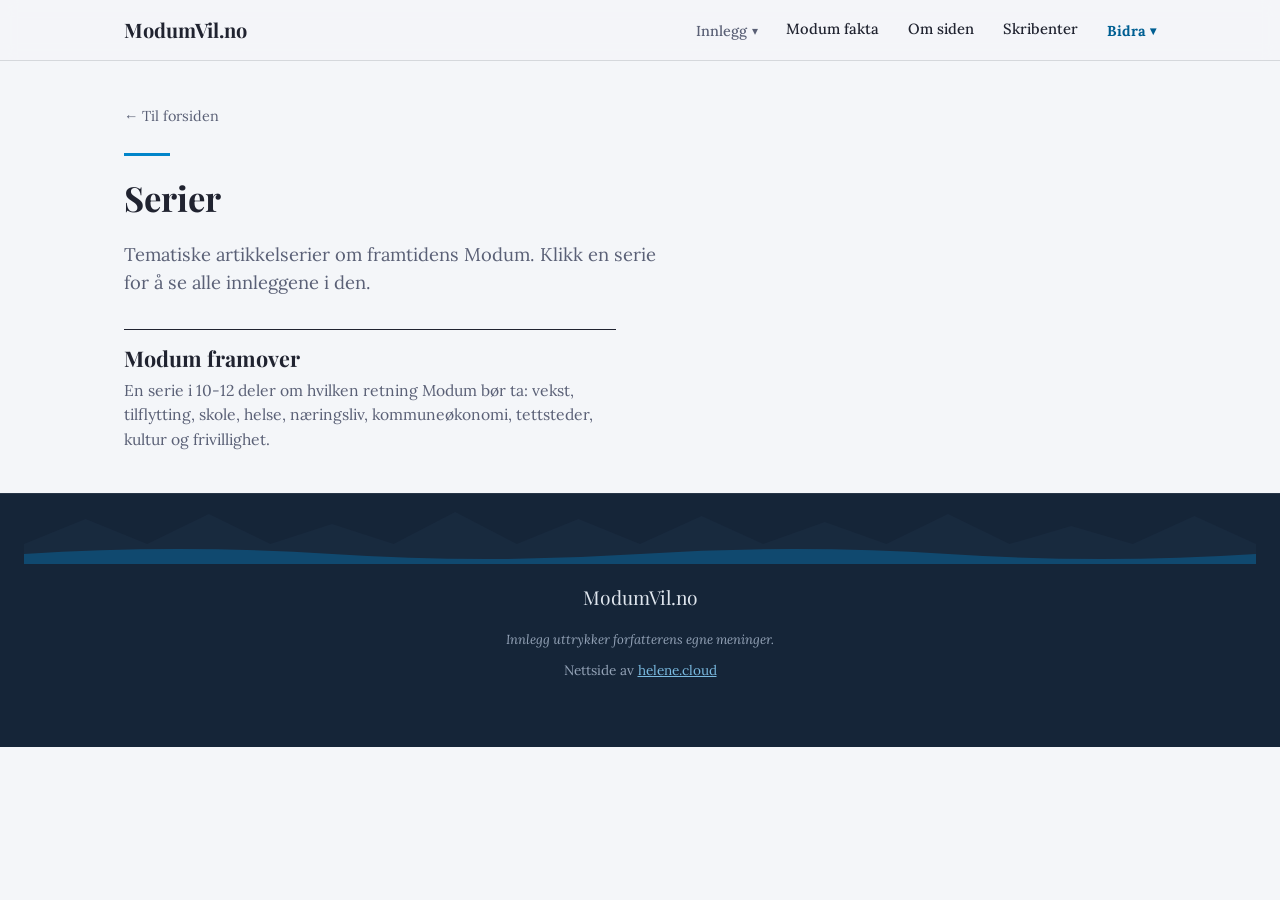
<file: serier.html>
<!DOCTYPE html>
<html lang="no">
<head>
  <meta charset="UTF-8" />
  <meta name="viewport" content="width=device-width, initial-scale=1.0" />
  <title>Serier</title>
  <meta name="description" content="Alle serier på ModumVil.no - tematiske artikkelserier om framtidens Modum." id="metaDesc" />
  <link rel="canonical" href="https://modumvil.no/serier.html" id="canonical" />
  <meta property="og:type" content="website" />
  <meta property="og:title" content="Serier" id="ogTitle" />
  <meta property="og:url" content="https://modumvil.no/serier.html" id="ogUrl" />
  <meta property="og:locale" content="nb_NO" />
  <link rel="preconnect" href="https://fonts.googleapis.com" />
  <link rel="preconnect" href="https://fonts.gstatic.com" crossorigin />
  <link href="https://fonts.googleapis.com/css2?family=Playfair+Display:wght@500;600;700&family=Lora:ital,wght@0,400;0,500;0,600;1,400&display=swap" rel="stylesheet" />
  <link rel="icon" type="image/svg+xml" href="assets/favicon.svg" />
  <link rel="stylesheet" href="css/style.css" />
</head>
<body>
  <a href="#hovedinnhold" class="skip-link">Hopp til innhold</a>

  <header class="nav" id="top">
    <div class="nav__inner">
      <a href="index.html" class="nav__brand" data-navn>Politisk blogg</a>
      <nav class="nav__links" id="navLinks" aria-label="Hovedmeny"></nav>
      <button class="nav__toggle" id="navToggle" aria-label="Åpne meny" aria-expanded="false" aria-controls="navLinks">
        <span></span><span></span><span></span>
      </button>
    </div>
  </header>

  <main id="hovedinnhold">
    <section class="section section--wide">
      <a href="index.html" class="article__back">&larr; Til forsiden</a>
      <div class="rule"></div>
      <h2>Serier</h2>
      <p class="hero__lead" style="text-align:left;margin-left:0">Tematiske artikkelserier om framtidens Modum. Klikk en serie for å se alle innleggene i den.</p>
      <div class="temaer" id="serierGrid" style="margin-top:2rem"></div>
    </section>
  </main>

  <footer class="footer">
    <p class="footer__brand" data-navn>Politisk blogg</p>
    <p class="footer__disclaimer">Innlegg uttrykker forfatterens egne meninger.</p>
    <p class="footer__credit">Nettside av <a href="https://helene.cloud" target="_blank" rel="noopener">helene.cloud</a></p>
  </footer>

  <script src="js/data.js"></script>
  <script src="js/nav.js"></script>
  <script src="js/serier.js"></script>
</body>
</html>
</file>
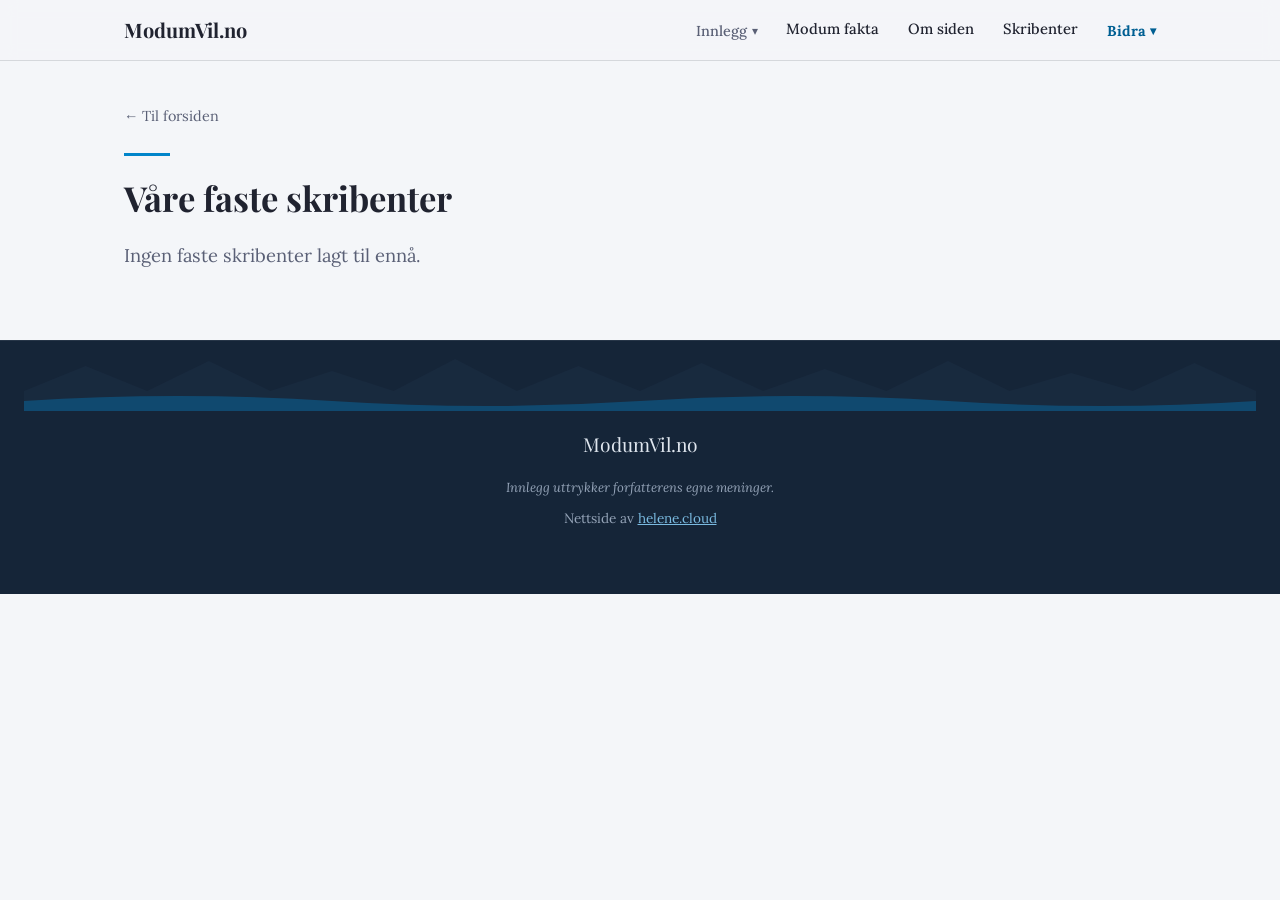
<file: skribenter.html>
<!DOCTYPE html>
<html lang="no">
<head>
  <meta charset="UTF-8" />
  <meta name="viewport" content="width=device-width, initial-scale=1.0" />
  <title>Våre faste skribenter</title>
  <meta name="description" content="De faste stemmene bak ModumVil.no - folk som skriver om framtidens Modum." id="metaDesc" />
  <link rel="canonical" href="https://modumvil.no/skribenter.html" id="canonical" />
  <meta property="og:type" content="website" />
  <meta property="og:title" content="Våre faste skribenter" id="ogTitle" />
  <meta property="og:url" content="https://modumvil.no/skribenter.html" id="ogUrl" />
  <meta property="og:locale" content="nb_NO" />
  <link rel="preconnect" href="https://fonts.googleapis.com" />
  <link rel="preconnect" href="https://fonts.gstatic.com" crossorigin />
  <link href="https://fonts.googleapis.com/css2?family=Playfair+Display:wght@500;600;700&family=Lora:ital,wght@0,400;0,500;0,600;1,400&display=swap" rel="stylesheet" />
  <link rel="icon" type="image/svg+xml" href="assets/favicon.svg" />
  <link rel="stylesheet" href="css/style.css" />
</head>
<body>
  <a href="#hovedinnhold" class="skip-link">Hopp til innhold</a>

  <header class="nav" id="top">
    <div class="nav__inner">
      <a href="index.html" class="nav__brand" data-navn>Politisk blogg</a>
      <nav class="nav__links" id="navLinks" aria-label="Hovedmeny"></nav>
      <button class="nav__toggle" id="navToggle" aria-label="Åpne meny" aria-expanded="false" aria-controls="navLinks">
        <span></span><span></span><span></span>
      </button>
    </div>
  </header>

  <main id="hovedinnhold">
    <section class="section section--wide">
      <a href="index.html" class="article__back">&larr; Til forsiden</a>
      <div class="rule"></div>
      <h2>Våre faste skribenter</h2>
      <div class="skribenter" id="skribenterGrid" style="margin-top:1.5rem"></div>
      <p id="skribenterTom" class="hero__lead" style="text-align:left;margin-left:0" hidden>Ingen faste skribenter lagt til ennå.</p>
    </section>
  </main>

  <footer class="footer">
    <p class="footer__brand" data-navn>Politisk blogg</p>
    <p class="footer__disclaimer">Innlegg uttrykker forfatterens egne meninger.</p>
    <p class="footer__credit">Nettside av <a href="https://helene.cloud" target="_blank" rel="noopener">helene.cloud</a></p>
  </footer>

  <script src="js/data.js"></script>
  <script src="js/nav.js"></script>
  <script src="js/skribenter.js"></script>
</body>
</html>
</file>
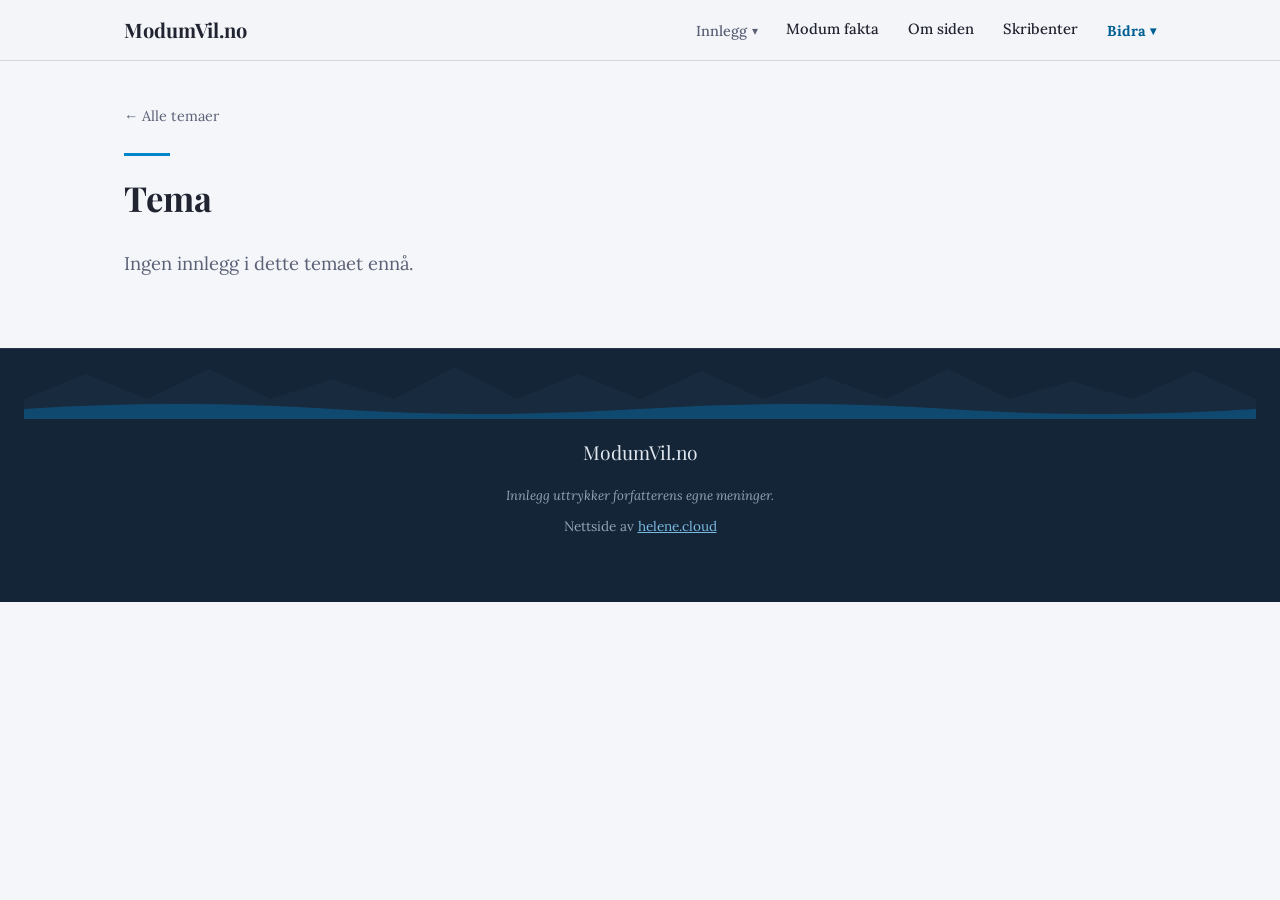
<file: tema.html>
<!DOCTYPE html>
<html lang="no">
<head>
  <meta charset="UTF-8" />
  <meta name="viewport" content="width=device-width, initial-scale=1.0" />
  <title>Tema</title>
  <meta name="description" content="" id="metaDesc" />
  <link rel="preconnect" href="https://fonts.googleapis.com" />
  <link rel="preconnect" href="https://fonts.gstatic.com" crossorigin />
  <link href="https://fonts.googleapis.com/css2?family=Playfair+Display:wght@500;600;700&family=Lora:ital,wght@0,400;0,500;0,600;1,400&display=swap" rel="stylesheet" />
  <link rel="icon" type="image/svg+xml" href="assets/favicon.svg" />
  <link rel="stylesheet" href="css/style.css" />
</head>
<body>
  <a href="#hovedinnhold" class="skip-link">Hopp til innhold</a>

  <header class="nav" id="top">
    <div class="nav__inner">
      <a href="index.html" class="nav__brand" data-navn>Politisk blogg</a>
      <nav class="nav__links" id="navLinks" aria-label="Hovedmeny"></nav>
      <button class="nav__toggle" id="navToggle" aria-label="Åpne meny" aria-expanded="false" aria-controls="navLinks">
        <span></span><span></span><span></span>
      </button>
    </div>
  </header>

  <main id="hovedinnhold">
    <section class="section section--wide">
      <a href="index.html#temaer" class="article__back">&larr; Alle temaer</a>
      <div class="rule"></div>
      <h2 id="temaTittel">Tema</h2>
      <p id="temaIntro" class="hero__lead" style="text-align:left;margin-left:0"></p>
      <div class="posts" id="postsList" style="margin-top:2rem"></div>
      <p id="postsEmpty" class="hero__lead" style="text-align:left;margin-left:0" hidden>Ingen innlegg i dette temaet ennå.</p>
    </section>
  </main>

  <footer class="footer">
    <p class="footer__brand" data-navn>Politisk blogg</p>
    <p class="footer__disclaimer">Innlegg uttrykker forfatterens egne meninger.</p>
    <p class="footer__credit">Nettside av <a href="https://helene.cloud" target="_blank" rel="noopener">helene.cloud</a></p>
  </footer>

  <script src="js/data.js"></script>
  <script src="js/nav.js"></script>
  <script src="js/tema.js"></script>
</body>
</html>
</file>
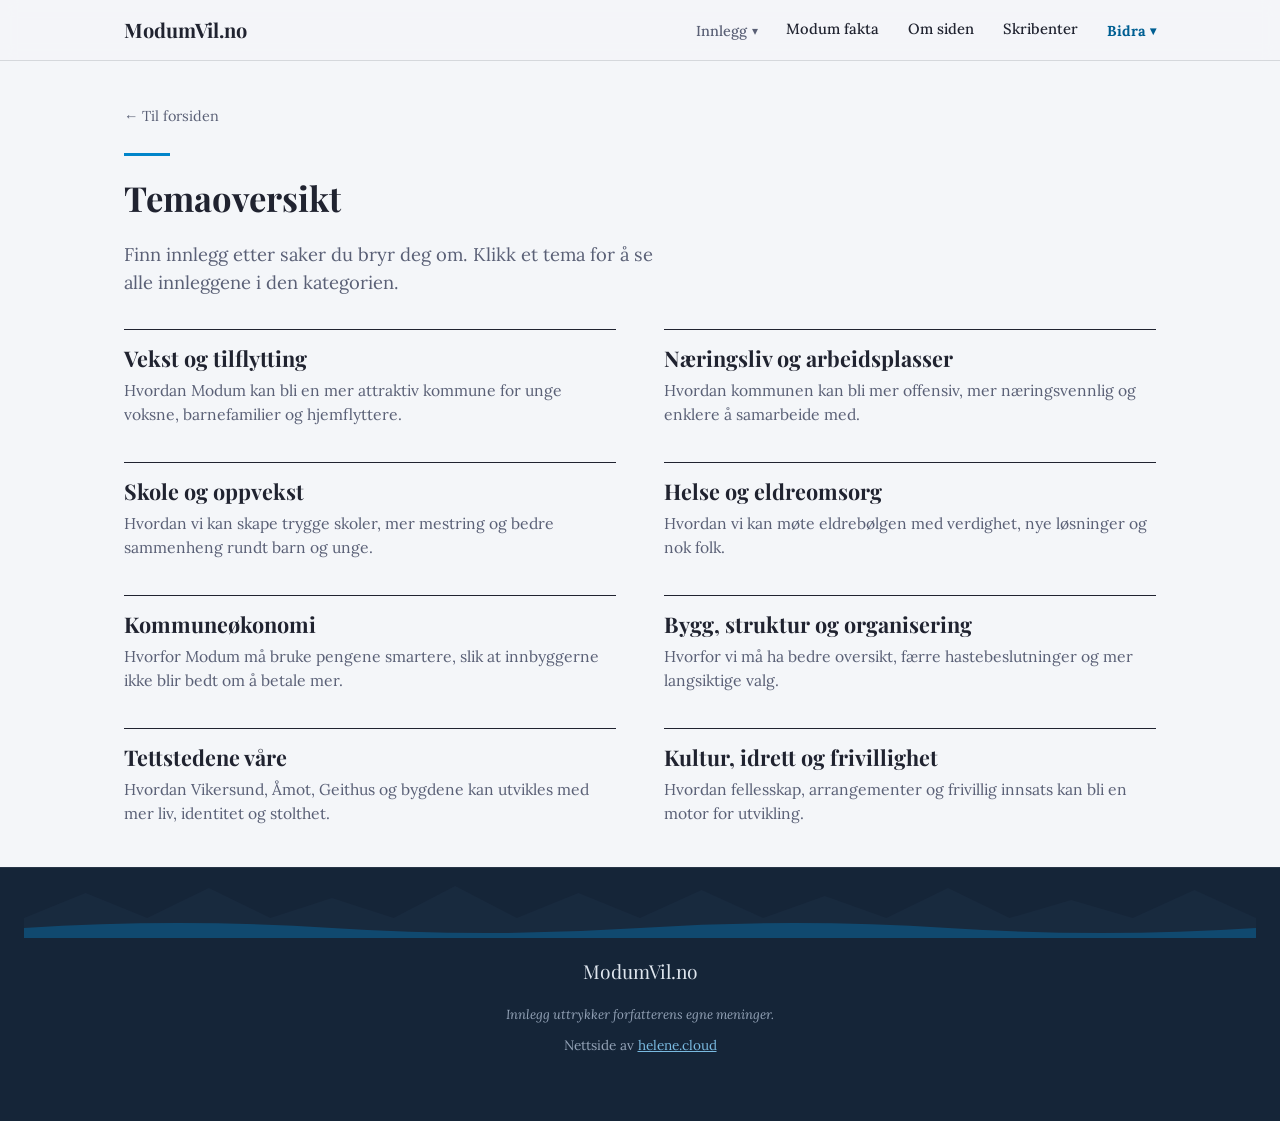
<file: temaer.html>
<!DOCTYPE html>
<html lang="no">
<head>
  <meta charset="UTF-8" />
  <meta name="viewport" content="width=device-width, initial-scale=1.0" />
  <title>Temaoversikt</title>
  <meta name="description" content="Temaoversikt på ModumVil.no - finn innlegg etter saker du bryr deg om: vekst, skole, helse, næringsliv, kommuneøkonomi og mer." id="metaDesc" />
  <link rel="canonical" href="https://modumvil.no/temaer.html" id="canonical" />
  <meta property="og:type" content="website" />
  <meta property="og:title" content="Temaoversikt" id="ogTitle" />
  <meta property="og:url" content="https://modumvil.no/temaer.html" id="ogUrl" />
  <meta property="og:locale" content="nb_NO" />
  <link rel="preconnect" href="https://fonts.googleapis.com" />
  <link rel="preconnect" href="https://fonts.gstatic.com" crossorigin />
  <link href="https://fonts.googleapis.com/css2?family=Playfair+Display:wght@500;600;700&family=Lora:ital,wght@0,400;0,500;0,600;1,400&display=swap" rel="stylesheet" />
  <link rel="icon" type="image/svg+xml" href="assets/favicon.svg" />
  <link rel="stylesheet" href="css/style.css" />
</head>
<body>
  <a href="#hovedinnhold" class="skip-link">Hopp til innhold</a>

  <header class="nav" id="top">
    <div class="nav__inner">
      <a href="index.html" class="nav__brand" data-navn>Politisk blogg</a>
      <nav class="nav__links" id="navLinks" aria-label="Hovedmeny"></nav>
      <button class="nav__toggle" id="navToggle" aria-label="Åpne meny" aria-expanded="false" aria-controls="navLinks">
        <span></span><span></span><span></span>
      </button>
    </div>
  </header>

  <main id="hovedinnhold">
    <section class="section section--wide">
      <a href="index.html" class="article__back">&larr; Til forsiden</a>
      <div class="rule"></div>
      <h2>Temaoversikt</h2>
      <p class="hero__lead" style="text-align:left;margin-left:0">Finn innlegg etter saker du bryr deg om. Klikk et tema for å se alle innleggene i den kategorien.</p>
      <div class="temaer" id="temaerGrid" style="margin-top:2rem"></div>
    </section>
  </main>

  <footer class="footer">
    <p class="footer__brand" data-navn>Politisk blogg</p>
    <p class="footer__disclaimer">Innlegg uttrykker forfatterens egne meninger.</p>
    <p class="footer__credit">Nettside av <a href="https://helene.cloud" target="_blank" rel="noopener">helene.cloud</a></p>
  </footer>

  <script src="js/data.js"></script>
  <script src="js/nav.js"></script>
  <script src="js/temaer.js"></script>
</body>
</html>
</file>
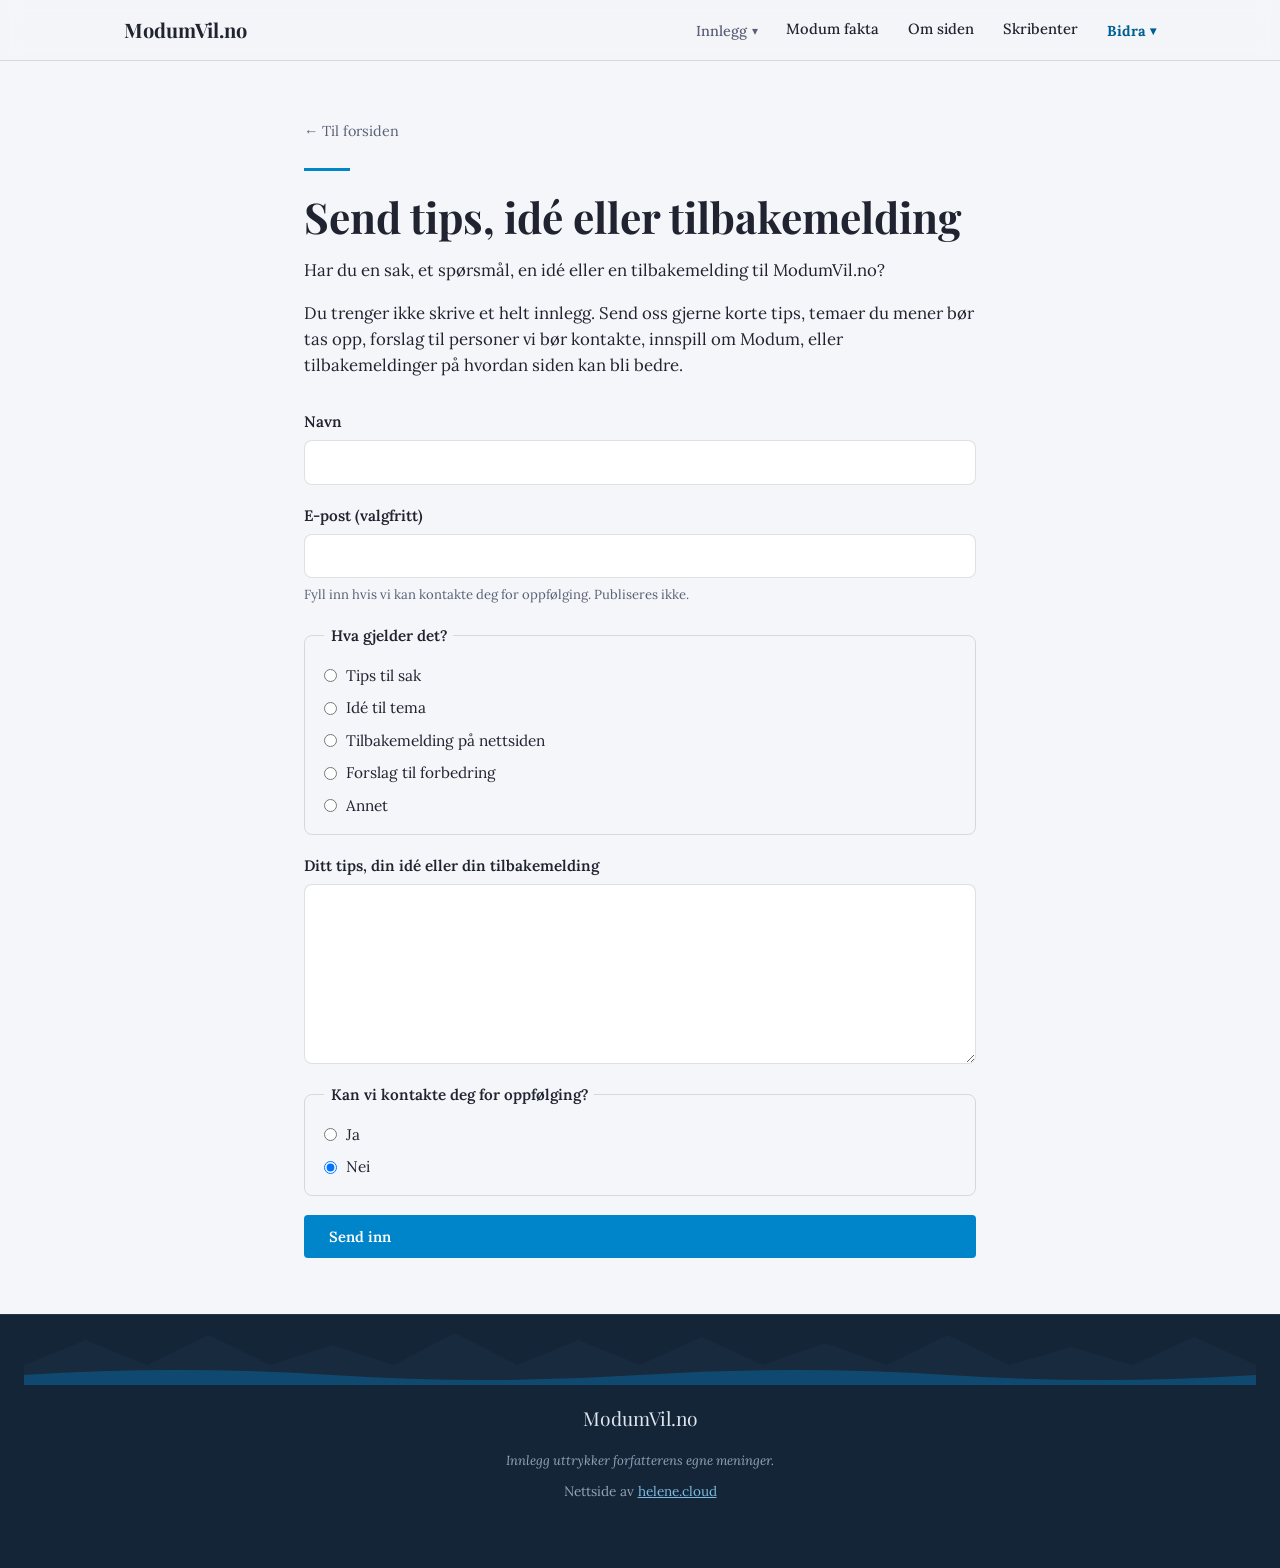
<file: tips.html>
<!DOCTYPE html>
<html lang="no">
<head>
  <meta charset="UTF-8" />
  <meta name="viewport" content="width=device-width, initial-scale=1.0" />
  <title>Send tips, idé eller tilbakemelding - ModumVil.no</title>
  <meta name="description" content="Send oss et kort tips, en idé til en sak eller en tilbakemelding på ModumVil.no. Du trenger ikke skrive et helt innlegg." />
  <link rel="preconnect" href="https://fonts.googleapis.com" />
  <link rel="preconnect" href="https://fonts.gstatic.com" crossorigin />
  <link href="https://fonts.googleapis.com/css2?family=Playfair+Display:wght@500;600;700&family=Lora:ital,wght@0,400;0,500;0,600;1,400&display=swap" rel="stylesheet" />
  <link rel="icon" type="image/svg+xml" href="assets/favicon.svg" />
  <link rel="stylesheet" href="css/style.css" />
</head>
<body>
  <a href="#hovedinnhold" class="skip-link">Hopp til innhold</a>

  <header class="nav" id="top">
    <div class="nav__inner">
      <a href="index.html" class="nav__brand" data-navn>ModumVil.no</a>
      <nav class="nav__links" id="navLinks" aria-label="Hovedmeny"></nav>
      <button class="nav__toggle" id="navToggle" aria-label="Åpne meny" aria-expanded="false" aria-controls="navLinks">
        <span></span><span></span><span></span>
      </button>
    </div>
  </header>

  <main id="hovedinnhold">
    <section class="article">
      <a href="index.html" class="article__back">&larr; Til forsiden</a>
      <div class="rule"></div>
      <h1>Send tips, idé eller tilbakemelding</h1>
      <div class="prose">
        <p>Har du en sak, et spørsmål, en idé eller en tilbakemelding til ModumVil.no?</p>
        <p>Du trenger ikke skrive et helt innlegg. Send oss gjerne korte tips, temaer du mener bør tas opp, forslag til personer vi bør kontakte, innspill om Modum, eller tilbakemeldinger på hvordan siden kan bli bedre.</p>
      </div>

      <form name="tips" method="POST" data-netlify="true" netlify-honeypot="bot-field" id="tipsForm" class="skjema" data-ajax data-takk="#tipsTakk" data-feil="#tipsFeil">
        <input type="hidden" name="form-name" value="tips" />
        <p class="skjema__hp"><label>Ikke fyll ut dette feltet: <input name="bot-field" /></label></p>

        <label class="skjema__felt">
          <span>Navn</span>
          <input type="text" name="navn" required />
        </label>
        <label class="skjema__felt">
          <span>E-post (valgfritt)</span>
          <input type="email" name="epost" />
          <small>Fyll inn hvis vi kan kontakte deg for oppfølging. Publiseres ikke.</small>
        </label>

        <fieldset class="skjema__radios">
          <legend>Hva gjelder det?</legend>
          <label><input type="radio" name="kategori" value="Tips til sak" required /> <span>Tips til sak</span></label>
          <label><input type="radio" name="kategori" value="Idé til tema" /> <span>Idé til tema</span></label>
          <label><input type="radio" name="kategori" value="Tilbakemelding på nettsiden" /> <span>Tilbakemelding på nettsiden</span></label>
          <label><input type="radio" name="kategori" value="Forslag til forbedring" /> <span>Forslag til forbedring</span></label>
          <label><input type="radio" name="kategori" value="Annet" /> <span>Annet</span></label>
        </fieldset>

        <label class="skjema__felt">
          <span>Ditt tips, din idé eller din tilbakemelding</span>
          <textarea name="melding" rows="6" required></textarea>
        </label>

        <fieldset class="skjema__radios">
          <legend>Kan vi kontakte deg for oppfølging?</legend>
          <label><input type="radio" name="oppfolging" value="Ja" /> <span>Ja</span></label>
          <label><input type="radio" name="oppfolging" value="Nei" checked /> <span>Nei</span></label>
        </fieldset>

        <button type="submit" class="btn">Send inn</button>
        <p id="tipsFeil" class="skjema__feil" hidden>Noe gikk galt. Prøv igjen, eller send en e-post i stedet.</p>
      </form>

      <div id="tipsTakk" class="skjema__takk" hidden>
        <h2>Takk for innspillet!</h2>
        <p>Vi har mottatt det og leser gjennom så snart vi kan.</p>
        <a href="index.html" class="btn">Til forsiden</a>
      </div>
    </section>
  </main>

  <footer class="footer">
    <p class="footer__brand" data-navn>ModumVil.no</p>
    <p class="footer__disclaimer">Innlegg uttrykker forfatterens egne meninger.</p>
    <p class="footer__credit">Nettside av <a href="https://helene.cloud" target="_blank" rel="noopener">helene.cloud</a></p>
  </footer>

  <script src="js/nav.js"></script>
  <script src="js/skjema.js"></script>
</body>
</html>
</file>
<file: css/style.css>
/* Politisk blogg - redaksjonell, rolig. Modum kommunes brand-blå (#0085CA) som aksent. */
:root {
  --bg: #f4f6f9;
  --bg-alt: #e9eef4;
  --ink: #202330;
  --ink-soft: #5a6076;
  --accent: #0085ca;
  --accent-deep: #005f93;
  --dark: #152538;
  --line: rgba(32, 35, 48, .14);
  --display: "Playfair Display", Georgia, "Times New Roman", serif;
  --body: "Lora", Georgia, serif;
  --maxw: 720px;
}
* { box-sizing: border-box; margin: 0; padding: 0; }
html { scroll-behavior: smooth; scroll-padding-top: 80px; }
:target, section[id], h1[id], h2[id], h3[id] { scroll-margin-top: 80px; }
@media (max-width: 720px) { html { scroll-padding-top: 70px; } :target, section[id], h1[id], h2[id], h3[id] { scroll-margin-top: 70px; } }
body { font-family: var(--body); color: var(--ink); background: var(--bg); line-height: 1.55; font-size: 1.05rem; -webkit-font-smoothing: antialiased; }
h1, h2, h3 { font-family: var(--display); font-weight: 700; line-height: 1.12; }
a { color: inherit; text-decoration: none; }
p { margin: 0 0 1.1rem; }
img { max-width: 100%; display: block; }

.skip-link { position: absolute; left: 50%; top: -60px; transform: translateX(-50%); z-index: 100; padding: .7em 1.4em; background: var(--accent); color: #fff; border-radius: 0 0 10px 10px; transition: top .2s; }
.skip-link:focus { top: 0; }
:focus-visible { outline: 2px solid var(--accent-deep); outline-offset: 3px; }

/* Knapper */
.btn { display: inline-flex; align-items: center; gap: .5em; padding: .8em 1.7em; border-radius: 4px; background: var(--accent); color: #fff; font-family: var(--body); font-size: .92rem; font-weight: 600; transition: .2s; border: 0; cursor: pointer; }
.btn:hover { background: var(--accent-deep); }
.btn--ghost { background: transparent; color: var(--accent); border: 1px solid var(--accent); }
.btn--ghost:hover { background: var(--accent); color: #fff; }
.btn--dark { background: var(--dark); }
.btn--dark:hover { background: #000; }

/* Toppmeny */
.nav { position: sticky; top: 0; z-index: 50; background: rgba(244, 246, 249, .9); backdrop-filter: blur(8px); -webkit-backdrop-filter: blur(8px); border-bottom: 1px solid var(--line); }
.nav__inner { max-width: 1080px; margin: 0 auto; display: flex; align-items: center; justify-content: space-between; padding: .9rem 1.5rem; }
.nav__brand { font-family: var(--display); font-weight: 700; font-size: 1.25rem; }
.nav__links { display: flex; align-items: center; gap: 1.8rem; }
.nav__links a { font-size: .92rem; font-style: normal; font-weight: 500; color: var(--ink); }
.nav__links a:hover { color: var(--accent-deep); }
.nav__dd-toggle { color: var(--ink); font-weight: 500; }
.nav__dd-toggle:hover { color: var(--accent-deep); }
/* CTA-knappen i menyen skal beholde hvit tekst (ikke arve menylenke-fargen) */
.nav__links a.btn, .nav__links a.btn:hover { color: #fff; }
.nav__toggle { display: none; background: none; border: 0; cursor: pointer; padding: 8px; }
.nav__toggle span { display: block; width: 24px; height: 2px; background: var(--ink); margin: 5px 0; transition: transform .25s ease, opacity .2s ease; transform-origin: center; }
/* Hamburger blir til en tydelig X når menyen er åpen */
.nav__toggle[aria-expanded="true"] span:nth-child(1) { transform: translateY(7px) rotate(45deg); }
.nav__toggle[aria-expanded="true"] span:nth-child(2) { opacity: 0; }
.nav__toggle[aria-expanded="true"] span:nth-child(3) { transform: translateY(-7px) rotate(-45deg); }

/* Dropdown (temaer) i toppmenyen */
.nav__dd { position: relative; }
.nav__dd-toggle { background: none; border: 0; cursor: pointer; font-family: var(--body); font-size: .9rem; color: var(--ink-soft); padding: 0; display: inline-flex; align-items: center; gap: .3em; }
.nav__dd-toggle:hover { color: var(--ink); }
.nav__dd-toggle .caret { font-size: .85em; transition: transform .2s; }
.nav__dd-toggle[aria-expanded="true"] .caret { transform: rotate(180deg); }
.nav__dd-panel { position: absolute; top: 100%; left: 0; margin-top: .6rem; min-width: 240px; background: var(--bg); border: 1px solid var(--line); border-radius: 8px; padding: .4rem; box-shadow: 0 18px 45px -22px rgba(32, 35, 48, .45); display: none; z-index: 60; }
.nav__dd-panel.open { display: block; }
.nav__dd-panel a { display: block; padding: .55rem .7rem; border-radius: 5px; font-size: .92rem; color: var(--ink-soft); }
.nav__dd-panel a:hover { background: var(--bg-alt); color: var(--ink); }
.nav__dd-panel .nav__dd-all { font-weight: 600; color: var(--accent-deep); border-bottom: 1px solid var(--line); border-radius: 0; margin-bottom: .25rem; }

/* Forside / hero */
.hero { text-align: center; padding: 4.5rem 1.5rem 2.5rem; position: relative; }
.hero__inner { max-width: var(--maxw); margin: 0 auto; }
.hero h1 { font-size: clamp(2.1rem, 5.3vw, 3.25rem); margin-bottom: 1.3rem; }
.hero__lead { color: var(--ink-soft); max-width: 560px; margin: 0 auto 1.8rem; font-size: 1.15rem; }
.hero__lead em, .hero__lead i { font-style: italic; }
.hero__actions { display: flex; flex-wrap: wrap; gap: .8rem; justify-content: center; }
.hero__byline { font-size: .82rem; letter-spacing: .12em; text-transform: uppercase; color: var(--accent-deep); font-weight: 600; margin-bottom: 1rem; }
.hero--bilde .hero__byline { color: rgba(255,255,255,.85); }
.post-card__byline { margin: 0 0 .5rem; font-size: .9rem; color: var(--ink-soft); font-style: italic; }
.post-card__byline strong { color: var(--ink); font-style: normal; font-weight: 600; }
/* Med bakgrunnsbilde: bildet dekker hele hero, mørkt overlay, lys tekst */
.hero--bilde { background-size: cover; background-position: center; min-height: 72vh; display: flex; flex-direction: column; justify-content: center; padding: 5.5rem 1.5rem; }
.hero--bilde::before { content: ""; position: absolute; inset: 0; background: linear-gradient(180deg, rgba(21, 37, 56, .5), rgba(21, 37, 56, .7)); }
.hero--bilde .hero__inner { position: relative; z-index: 1; }
.hero--bilde h1 { color: #fff; }
.hero--bilde .hero__lead { color: rgba(255,255,255,.92); }
.hero--bilde .btn--ghost { color: #fff; border-color: rgba(255,255,255,.65); }
.hero--bilde .btn--ghost:hover { background: #fff; color: var(--ink); border-color: #fff; }

/* Tekstseksjoner */
.section { max-width: var(--maxw); margin: 0 auto; padding: 2.6rem 1.5rem; }
.section--wide { max-width: 1080px; }
.section--alt { background: var(--bg-alt); max-width: none; }
.section--alt .section__inner { max-width: var(--maxw); margin: 0 auto; }
.section__inner--wide { max-width: 1080px; }
.rule { width: 46px; height: 3px; background: var(--accent); margin-bottom: 1.4rem; }
.section h2 { font-size: clamp(1.58rem, 3.3vw, 2.16rem); margin-bottom: 1.4rem; }

/* Hub-kort på forsiden (3-kol desktop, 2-kol tablet, 1-kol mobil) */
.hub { display: grid; grid-template-columns: repeat(3, 1fr); gap: 1.4rem; }
@media (max-width: 980px) { .hub { grid-template-columns: repeat(2, 1fr); } }
.hub-card { background: var(--bg-alt); border: 1px solid var(--line); border-radius: 12px; padding: 2rem 1.8rem; display: flex; flex-direction: column; gap: .6rem; }
.hub-card .eyebrow { font-size: .78rem; letter-spacing: .12em; text-transform: uppercase; color: var(--accent-deep); font-weight: 600; margin: 0; }
.hub-card h2 { font-size: 1.55rem; margin: .2rem 0 .3rem; line-height: 1.15; }
.hub-card p { color: var(--ink-soft); margin: 0; font-size: .98rem; }
.hub-card__meta { font-size: .82rem; letter-spacing: .04em; text-transform: uppercase; color: var(--accent-deep); margin: 0; }
.hub-card__actions { margin-top: auto; display: flex; flex-wrap: wrap; gap: 1rem .9rem; align-items: center; }
.hub-card__secondary { font-size: .9rem; color: var(--accent-deep); font-weight: 600; }
.hub-card__secondary:hover { text-decoration: underline; }
.hub-card--post { background: #fff; border-color: var(--accent); border-width: 1px 1px 1px 4px; }
.hub-card .btn { align-self: flex-start; }
@media (max-width: 900px) {
  .hub { grid-template-columns: 1fr; gap: 1.2rem; }
  .hub-card { padding: 1.6rem 1.4rem; }
}

/* Bidra-dropdown i menyen - aksentuert sa "Bidra" skiller seg ut */
.nav__dd--cta .nav__dd-toggle { color: var(--accent-deep); font-weight: 700; }
.nav__dd--cta .nav__dd-toggle:hover { color: var(--accent); }

/* Forside-seksjoner (Siste innlegg / Bidra / Utforsk) */
.seksjon-tittel { font-size: clamp(1.5rem, 3.2vw, 2rem); margin-bottom: 1.1rem; }
.seksjon-ingress { color: var(--ink-soft); margin: -.6rem 0 1.4rem; max-width: 60ch; }
.seksjon-mer { margin-top: 1.3rem; }
.lenke-pil { color: var(--accent-deep); font-weight: 600; font-size: .96rem; }
.lenke-pil:hover { text-decoration: underline; }
.seksjon-mer .lenke-pil { font-size: 1.1rem; }
.post-liste { display: grid; gap: 1.5rem; }
.post-liste .post-card { padding-bottom: 1.5rem; }

/* Bidra-kort (3 lavterskel-valg) */
.bidra-seksjon { background: var(--bg-alt); max-width: none; }
.bidra-seksjon > * { max-width: 1080px; margin-left: auto; margin-right: auto; }
.bidra-kort { display: grid; grid-template-columns: repeat(3, 1fr); gap: 1.4rem; }
.bidra-kort__item { background: #fff; border: 1px solid var(--line); border-radius: 12px; padding: 1.8rem 1.6rem; display: flex; flex-direction: column; gap: .55rem; }
.bidra-kort__item h3 { font-size: 1.3rem; margin: 0; }
.bidra-kort__item p { color: var(--ink-soft); margin: 0; font-size: .96rem; }
.bidra-kort__item .btn { align-self: flex-start; margin-top: auto; }
@media (max-width: 900px) { .bidra-kort { grid-template-columns: 1fr; } }

/* Utforsk-kort (temaer + serier) */
.utforsk-grid { display: grid; grid-template-columns: 1fr 1fr; gap: 1.4rem; }
.utforsk-kort { border: 1px solid var(--line); border-radius: 12px; padding: 1.8rem 1.6rem; display: flex; flex-direction: column; gap: .5rem; }
.utforsk-kort h3 { font-size: 1.35rem; margin: 0; }
.utforsk-kort p { color: var(--ink-soft); margin: 0; font-size: .96rem; }
.utforsk-kort .eyebrow { font-size: .78rem; letter-spacing: .12em; text-transform: uppercase; color: var(--accent-deep); font-weight: 600; margin: 0; }
.utforsk-kort .lenke-pil { margin-top: .4rem; }
@media (max-width: 760px) { .utforsk-grid { grid-template-columns: 1fr; } }

/* Info-boks under hero */
.om { padding-top: 3.5rem; padding-bottom: 1rem; }
.om-box { background: var(--bg-alt); border: 1px solid var(--line); border-radius: 12px; padding: 2rem 2.2rem; }
.om-box h2 { font-size: clamp(1.35rem, 3vw, 1.8rem); margin-bottom: .8rem; }
.om-box .prose p:last-child { margin-bottom: 0; }

/* Manifest rik tekst */
.prose { color: var(--ink); }
.prose h2 { font-size: 1.95rem; margin: 2.4rem 0 1rem; font-family: var(--display); font-weight: 700; }
.prose h3 { font-size: 1.6rem; margin: 2.2rem 0 1rem; font-family: var(--display); font-weight: 700; }
.prose ol { margin: 0 0 1.2rem 1.3rem; list-style: decimal; }
.prose ul { margin: 0 0 1.2rem 1.3rem; }
.prose li { margin-bottom: .4rem; }
.prose a { color: var(--accent-deep); text-decoration: underline; }
.prose em, .prose i { color: var(--ink-soft); }

/* Temaoversikt */
.temaer { display: grid; grid-template-columns: 1fr 1fr; gap: 2.2rem 3rem; }
.tema { border-top: 1px solid var(--ink); padding-top: 1rem; }
.tema h3 { font-size: 1.35rem; margin-bottom: .5rem; }
.tema p { color: var(--ink-soft); font-size: .98rem; margin: 0; }

/* Innleggsliste */
.posts { display: grid; gap: 2.2rem; }
.posts--serie { list-style: none; padding: 0; margin: 0; }
.post-card { display: grid; grid-template-columns: 200px 1fr; gap: 1.6rem; align-items: start; border-bottom: 1px solid var(--line); padding-bottom: 2.2rem; }
.post-card:last-child { border-bottom: 0; }
.post-card__media { border-radius: 5px; overflow: hidden; background: var(--bg-alt); aspect-ratio: 4 / 3; }
.post-card__media img { width: 100%; height: 100%; object-fit: cover; }
.post-card__date { font-size: .82rem; letter-spacing: .04em; text-transform: uppercase; color: var(--accent-deep); margin-bottom: .4rem; }
.post-card h3 { font-size: 1.5rem; margin-bottom: .5rem; }
.post-card h3 a:hover { color: var(--accent-deep); }
.post-card p { color: var(--ink-soft); margin: 0; }
.post-card__more { display: inline-block; margin-top: .7rem; color: var(--accent-deep); font-weight: 600; font-size: .95rem; }

/* Enkeltinnlegg */
.article { max-width: var(--maxw); margin: 0 auto; padding: 3.5rem 1.5rem; }
.article__back { color: var(--ink-soft); font-size: .9rem; display: inline-block; margin-bottom: 1.6rem; }
.article__back:hover { color: var(--ink); }
.article__date { font-size: .85rem; letter-spacing: .05em; text-transform: uppercase; color: var(--accent-deep); margin-bottom: .6rem; }
.article__byline { font-size: 1rem; color: var(--ink-soft); margin: 0 0 1.5rem; font-style: italic; }
.article__byline strong { color: var(--ink); font-style: normal; font-weight: 600; }
.article__byline-tag { display: inline-block; margin-left: .5rem; padding: .15rem .55rem; font-size: .75rem; letter-spacing: .04em; text-transform: uppercase; background: var(--accent); color: #fff; border-radius: 99px; font-style: normal; }
.article h1 { font-size: clamp(1.76rem, 4.4vw, 2.65rem); margin-bottom: 1rem; }
.article__lead { color: var(--ink-soft); font-size: 1.2rem; margin-bottom: 1.8rem; }
.article__lead em, .article__lead i { font-style: italic; }
.article__media { margin: 0 0 2rem; }
.article__media img { width: 100%; border-radius: 6px; }
.article__bildetekst { display: block; font-size: .85rem; color: var(--ink-soft); font-style: italic; margin-top: .5rem; }
.article__body { font-size: 1.1rem; }
.article__body h2 { font-size: 1.85rem; margin: 2.2rem 0 1rem; }
.article__body h3 { font-size: 1.5rem; margin: 2rem 0 1rem; }
.article__body ol { margin: 0 0 1.2rem 1.3rem; list-style: decimal; }
.article__body ul { margin: 0 0 1.2rem 1.3rem; }
.article__body a { color: var(--accent-deep); text-decoration: underline; }

/* Modum fakta - faktakort som accordion */
.fakta__intro { color: var(--ink-soft); margin-bottom: 2rem; }
.fakta-gruppe { margin: 0 0 2.5rem; }
.fakta-gruppe__tittel { font-size: 1.05rem; letter-spacing: .08em; text-transform: uppercase; color: var(--accent-deep); font-weight: 600; margin: 0 0 .8rem; }
.fakta-grid { display: grid; grid-template-columns: repeat(2, minmax(0, 1fr)); gap: .9rem; align-items: start; }
@media (min-width: 1100px) { .fakta-grid { grid-template-columns: repeat(3, minmax(0, 1fr)); } }
@media (max-width: 720px) { .fakta-grid { grid-template-columns: 1fr; } }
.faktakort { background: #fff; border: 1px solid var(--line); border-radius: 10px; overflow: hidden; }
.faktakort__topp { width: 100%; display: flex; align-items: center; justify-content: space-between; gap: 1rem; background: transparent; border: 0; padding: 1rem 1.1rem; cursor: pointer; text-align: left; font-family: var(--body); color: var(--ink); }
.faktakort__topp:hover { background: var(--bg-alt); }
.faktakort__topp:focus-visible { outline: 2px solid var(--accent); outline-offset: -2px; }
.faktakort__tekst { display: flex; flex-direction: column; gap: .2rem; min-width: 0; }
.faktakort__tittel { font-weight: 600; font-size: .95rem; color: var(--ink-soft); }
.faktakort__tall { font-family: var(--display); font-weight: 700; font-size: 1.5rem; color: var(--ink); line-height: 1.1; }
.faktakort__enhet { font-family: var(--body); font-weight: 400; font-size: .95rem; color: var(--ink-soft); }
.faktakort__endring { display: inline-block; margin-left: .5rem; font-family: var(--body); font-weight: 600; font-size: .82rem; padding: .15rem .5rem; border-radius: 99px; background: var(--bg-alt); color: var(--ink-soft); vertical-align: middle; }
.faktakort__endring--opp { background: #d6f0e0; color: #1f6b3a; }
.faktakort__endring--ned { background: #f7dcd6; color: #8a2614; }
.faktakort__pil { font-size: 1.1rem; color: var(--accent); transition: transform .25s ease; }
.faktakort__topp[aria-expanded="true"] .faktakort__pil { transform: rotate(180deg); }
.faktakort__bunn { padding: 0 1.1rem 1.1rem; border-top: 1px solid var(--line); }
.faktakort__bunn p { margin: .8rem 0 .4rem; font-size: .9rem; color: var(--ink); }
.faktakort__bunn .prose { margin-top: .8rem; font-size: .95rem; }
.faktakort__bunn .prose p { margin: 0 0 .6rem; color: var(--ink); }
.faktakort__kilde, .faktakort__oppdatert { font-size: .85rem; color: var(--ink-soft); margin: .3rem 0; }
.faktakort__kilde a { color: var(--accent-deep); text-decoration: underline; }
.faktakort__historikk { margin-top: 1rem; }
.faktakort__historikk h4 { font-family: var(--display); font-size: 1rem; margin: 0 0 .4rem; color: var(--ink); }
.faktakort__historikk table { width: 100%; border-collapse: collapse; font-size: .85rem; }
.faktakort__historikk th, .faktakort__historikk td { text-align: left; padding: .35rem .5rem; border-bottom: 1px solid var(--line); }
.faktakort__historikk th { color: var(--ink-soft); font-weight: 600; }

/* Faste skribenter - 2 kolonner pa desktop, 1 pa mobil. Bilde til venstre, innhold til hoyre. */
.skribenter { display: grid; grid-template-columns: repeat(2, minmax(0, 1fr)); gap: 1.2rem; }
.skribent { display: grid; grid-template-columns: 88px 1fr; gap: 1rem; align-items: start; background: #fff; border: 1px solid var(--line); border-radius: 12px; padding: 1rem 1.1rem; min-width: 0; }
.skribent__media { aspect-ratio: 1; border-radius: 50%; overflow: hidden; background: var(--bg-alt); }
.skribent__media img { width: 100%; height: 100%; object-fit: cover; display: block; }
.skribent__media--placeholder { display: flex; align-items: center; justify-content: center; font-family: var(--display); font-size: 2rem; color: var(--accent-deep); background: var(--bg-alt); }
.skribent__body { min-width: 0; }
.skribent__body h3, .skribent__body p, .skribent__rolle { overflow-wrap: break-word; word-break: break-word; }
.skribent h3 { font-size: 1.1rem; margin: 0 0 .15rem; line-height: 1.2; }
.skribent__rolle { font-size: .7rem; letter-spacing: .05em; text-transform: uppercase; color: var(--accent-deep); margin: 0 0 .5rem; font-weight: 600; }
.skribent__body p { color: var(--ink-soft); margin: 0 0 .5rem; font-size: .9rem; line-height: 1.5; }
.skribent__lenke { color: var(--accent-deep); font-weight: 600; font-size: .85rem; }
.skribent__lenke:hover { text-decoration: underline; }
@media (max-width: 820px) {
  .skribenter { grid-template-columns: 1fr; gap: .9rem; }
  .skribent { grid-template-columns: 68px 1fr; gap: .9rem; padding: .85rem 1rem; }
  .skribent h3 { font-size: .98rem; }
  .skribent__rolle { font-size: .65rem; margin-bottom: .4rem; }
  .skribent__body p { font-size: .85rem; line-height: 1.45; }
  .skribent__lenke { font-size: .82rem; }
  .skribent__media--placeholder { font-size: 1.5rem; }
}

/* Rik-tekst-editor i skjema (gjesteinnlegg) */
.rt { border: 1px solid var(--line); border-radius: 8px; overflow: hidden; background: #fff; }
.rt__toolbar { display: flex; flex-wrap: wrap; gap: .25rem; padding: .4rem; border-bottom: 1px solid var(--line); background: var(--bg-alt); }
.rt__btn { background: transparent; border: 1px solid transparent; border-radius: 5px; padding: .35rem .55rem; font-family: var(--body); font-size: .88rem; color: var(--ink); cursor: pointer; }
.rt__btn:hover { background: #fff; border-color: var(--line); }
.rt__btn--h { font-family: var(--display); font-weight: 600; }
.rt__btn--b { font-weight: 700; }
.rt__btn--i { font-style: italic; }
.rt__sep { width: 1px; background: var(--line); margin: .25rem .15rem; }
.rt__editor { min-height: 220px; padding: 1rem 1.1rem; font-family: var(--body); color: var(--ink); line-height: 1.6; outline: none; }
.rt__editor:focus { background: #fafcff; }
.rt__editor h2 { font-family: var(--display); font-size: 1.5rem; margin: .8rem 0 .4rem; }
.rt__editor h3 { font-family: var(--display); font-size: 1.25rem; margin: .8rem 0 .4rem; }
.rt__editor ul { list-style: disc; margin: 0 0 .8rem 1.4rem; }
.rt__editor ol { list-style: decimal; margin: 0 0 .8rem 1.4rem; }
.rt__editor a { color: var(--accent-deep); text-decoration: underline; }
.rt__editor:empty::before { content: attr(data-placeholder); color: var(--ink-soft); font-style: italic; pointer-events: none; }

/* Skjema (gjesteinnlegg) */
.skjema { margin-top: 2rem; display: grid; gap: 1.2rem; }
.skjema__hp { position: absolute; width: 1px; height: 1px; padding: 0; margin: -1px; overflow: hidden; clip: rect(0 0 0 0); white-space: nowrap; border: 0; }
.skjema__felt { display: grid; gap: .4rem; }
.skjema__felt > span { font-weight: 600; font-size: .95rem; }
.skjema__felt small { color: var(--ink-soft); font-size: .82rem; }
.skjema input[type="text"], .skjema input[type="email"], .skjema textarea {
  width: 100%; font-family: var(--body); font-size: 1rem; color: var(--ink);
  background: #fff; border: 1px solid var(--line); border-radius: 8px; padding: .7rem .8rem;
}
.skjema input:focus, .skjema textarea:focus, .skjema__select:focus { outline: none; border-color: var(--accent); }
.skjema__select {
  width: 100%; font-family: var(--body); font-size: 1rem; color: var(--ink);
  background: #fff; border: 1px solid var(--line); border-radius: 8px; padding: .7rem 2.2rem .7rem .8rem;
  appearance: none; -webkit-appearance: none; -moz-appearance: none; cursor: pointer;
  background-image: url("data:image/svg+xml;utf8,<svg xmlns='http://www.w3.org/2000/svg' viewBox='0 0 12 12'><path fill='%230085ca' d='M2 4l4 4 4-4'/></svg>");
  background-repeat: no-repeat; background-position: right .8rem center; background-size: 14px;
}
.skjema textarea { resize: vertical; min-height: 180px; line-height: 1.6; }
.skjema__bilde { border: 1px solid var(--line); border-radius: 8px; padding: 1rem 1.2rem; display: grid; gap: 1rem; background: var(--bg-alt); }
.skjema__bilde legend { font-weight: 600; padding: 0 .4rem; font-size: .95rem; }
.skjema__samtykke { display: flex; gap: .6rem; align-items: flex-start; font-size: .95rem; color: var(--ink-soft); }
.skjema__samtykke input { margin-top: .25rem; }
.skjema__radios { border: 1px solid var(--line); border-radius: 8px; padding: 1rem 1.2rem; display: grid; gap: .55rem; }
.skjema__radios legend { font-weight: 600; padding: 0 .4rem; font-size: .95rem; }
.skjema__radios label { display: flex; gap: .55rem; align-items: center; font-size: .96rem; cursor: pointer; }
.skjema__radios input { margin: 0; }
.skjema__feil { color: #b3331b; font-size: .95rem; }
.skjema__takk { margin-top: 2rem; background: var(--bg-alt); border: 1px solid var(--line); border-radius: 12px; padding: 2rem; }
.skjema__takk h2 { font-size: 1.6rem; margin-bottom: .6rem; }
.skjema__takk .btn { margin-top: 1rem; }

/* Kommentarer */
.kommentar-seksjon { margin-top: 3.5rem; }
.kommentar-seksjon h2 { font-size: clamp(1.5rem, 3vw, 2rem); margin-bottom: 1.4rem; }
.kommentarer { list-style: none; padding: 0; margin: 0 0 2rem; display: grid; gap: 1.4rem; }
.kommentar { background: var(--bg-alt); border-left: 3px solid var(--accent); border-radius: 6px; padding: 1.2rem 1.4rem; }
.kommentar__meta { margin: 0 0 .5rem; font-size: .95rem; color: var(--ink-soft); }
.kommentar__meta strong { color: var(--ink); }
.kommentar__tekst { margin: 0; color: var(--ink); }

/* Kontakt-CTA */
.cta { background: var(--dark); color: #dfe6ee; text-align: center; padding: 5rem 1.5rem; }
.cta__inner { max-width: 560px; margin: 0 auto; }
.cta h2 { font-family: var(--display); font-size: clamp(1.58rem, 3.3vw, 2.16rem); margin-bottom: 1rem; }
.cta p { color: #9fadbc; margin-bottom: 2rem; }

/* Bunntekst */
.footer { background: var(--dark); color: #94a3b7; text-align: center; padding: 0 1.5rem 3rem; border-top: 1px solid rgba(255,255,255,.08); position: relative; overflow: hidden; }
.footer::before { content: ""; display: block; height: 70px; background-image: url("data:image/svg+xml;utf8,<svg xmlns='http://www.w3.org/2000/svg' viewBox='0 0 1200 70' preserveAspectRatio='none'><path fill='%231d2e44' opacity='0.55' d='M0 50 L60 25 L120 50 L180 20 L240 50 L300 30 L360 50 L420 18 L480 50 L540 25 L600 50 L660 22 L720 50 L780 28 L840 50 L900 20 L960 50 L1020 32 L1080 50 L1140 22 L1200 50 L1200 70 L0 70 Z'/><path fill='%230085ca' opacity='0.35' d='M0 60 Q150 50 300 60 T600 60 T900 60 T1200 60 L1200 70 L0 70 Z'/></svg>"); background-size: cover; background-position: top; }
.footer__brand { font-family: var(--display); font-size: 1.2rem; color: #dfe6ee; padding-top: 1.2rem; position: relative; z-index: 1; }
.footer__disclaimer { font-size: .82rem; font-style: italic; color: #94a3b7; margin: .8rem auto 0; max-width: 520px; padding: 0 1rem; }
.footer__credit { font-size: .85rem; margin-top: .6rem; }
.footer__credit a { color: #7abae0; text-decoration: underline; }

@media (max-width: 720px) {
  /* Strammere typografi pa mobil: mindre overskrifter, tettere linjeavstand */
  body { font-size: .98rem; line-height: 1.5; }
  .hero { padding: 3rem 1.5rem 2rem; }
  .hero h1 { font-size: 1.8rem; margin-bottom: .9rem; }
  .hero__lead { font-size: 1.02rem; margin-bottom: 1.5rem; }
  .section { padding: 2.8rem 1.3rem; }
  .section h2 { font-size: 1.4rem; margin-bottom: 1rem; }
  .om-box { padding: 1.4rem 1.5rem; }
  .om-box h2 { font-size: 1.25rem; }
  .article { padding: 2rem 1.3rem; }
  .article h1 { font-size: 1.6rem; margin-bottom: .8rem; }
  .article__lead { font-size: 1.05rem; }
  .article__body { font-size: 1.02rem; }
  .article__body h2 { font-size: 1.45rem; margin: 1.8rem 0 .8rem; }
  .article__body h3 { font-size: 1.25rem; margin: 1.6rem 0 .8rem; }
  .hero__byline { font-size: .72rem; margin-bottom: .7rem; }
  .article__byline { font-size: .95rem; margin-bottom: 1.2rem; }
  .hub-card h2 { font-size: 1.35rem; }
  .post-card h3 { font-size: 1.25rem; }
  .cta { padding: 3.5rem 1.5rem; }
  .cta h2 { font-size: 1.5rem; }
}
@media (max-width: 720px) {
  .nav__links { position: fixed; inset: 60px 0 auto; flex-direction: column; align-items: stretch; gap: 0; background: var(--bg); border-bottom: 1px solid var(--line); padding: .5rem 1.5rem 1.5rem; display: none; box-shadow: 0 20px 44px -26px rgba(32, 35, 48, .55); }
  .nav__links.open { display: flex; }
  .nav__links a:not(.btn) { padding: 1rem .2rem; width: 100%; border-bottom: 1px solid var(--line); }
  .nav__links a.btn { margin-top: 1rem; padding: 1rem; }
  .nav__toggle { display: block; }
  .nav__dd { width: 100%; }
  .nav__dd-toggle { padding: 1rem .2rem; width: 100%; justify-content: flex-start; gap: .5em; border-bottom: 1px solid var(--line); font-size: .95rem; }
  .nav__dd-toggle .caret { font-size: 1em; margin-left: .1em; }
  .nav__dd-panel { position: static; border: 0; box-shadow: none; margin: 0; padding: .2rem 0 .5rem .9rem; min-width: 0; }
  .nav__dd-panel a { padding: .8rem .5rem; }
  .temaer { grid-template-columns: 1fr; gap: 1.6rem; }
  .post-card { grid-template-columns: 1fr; }
  .post-card__media { aspect-ratio: 16 / 9; }
}
</file>
